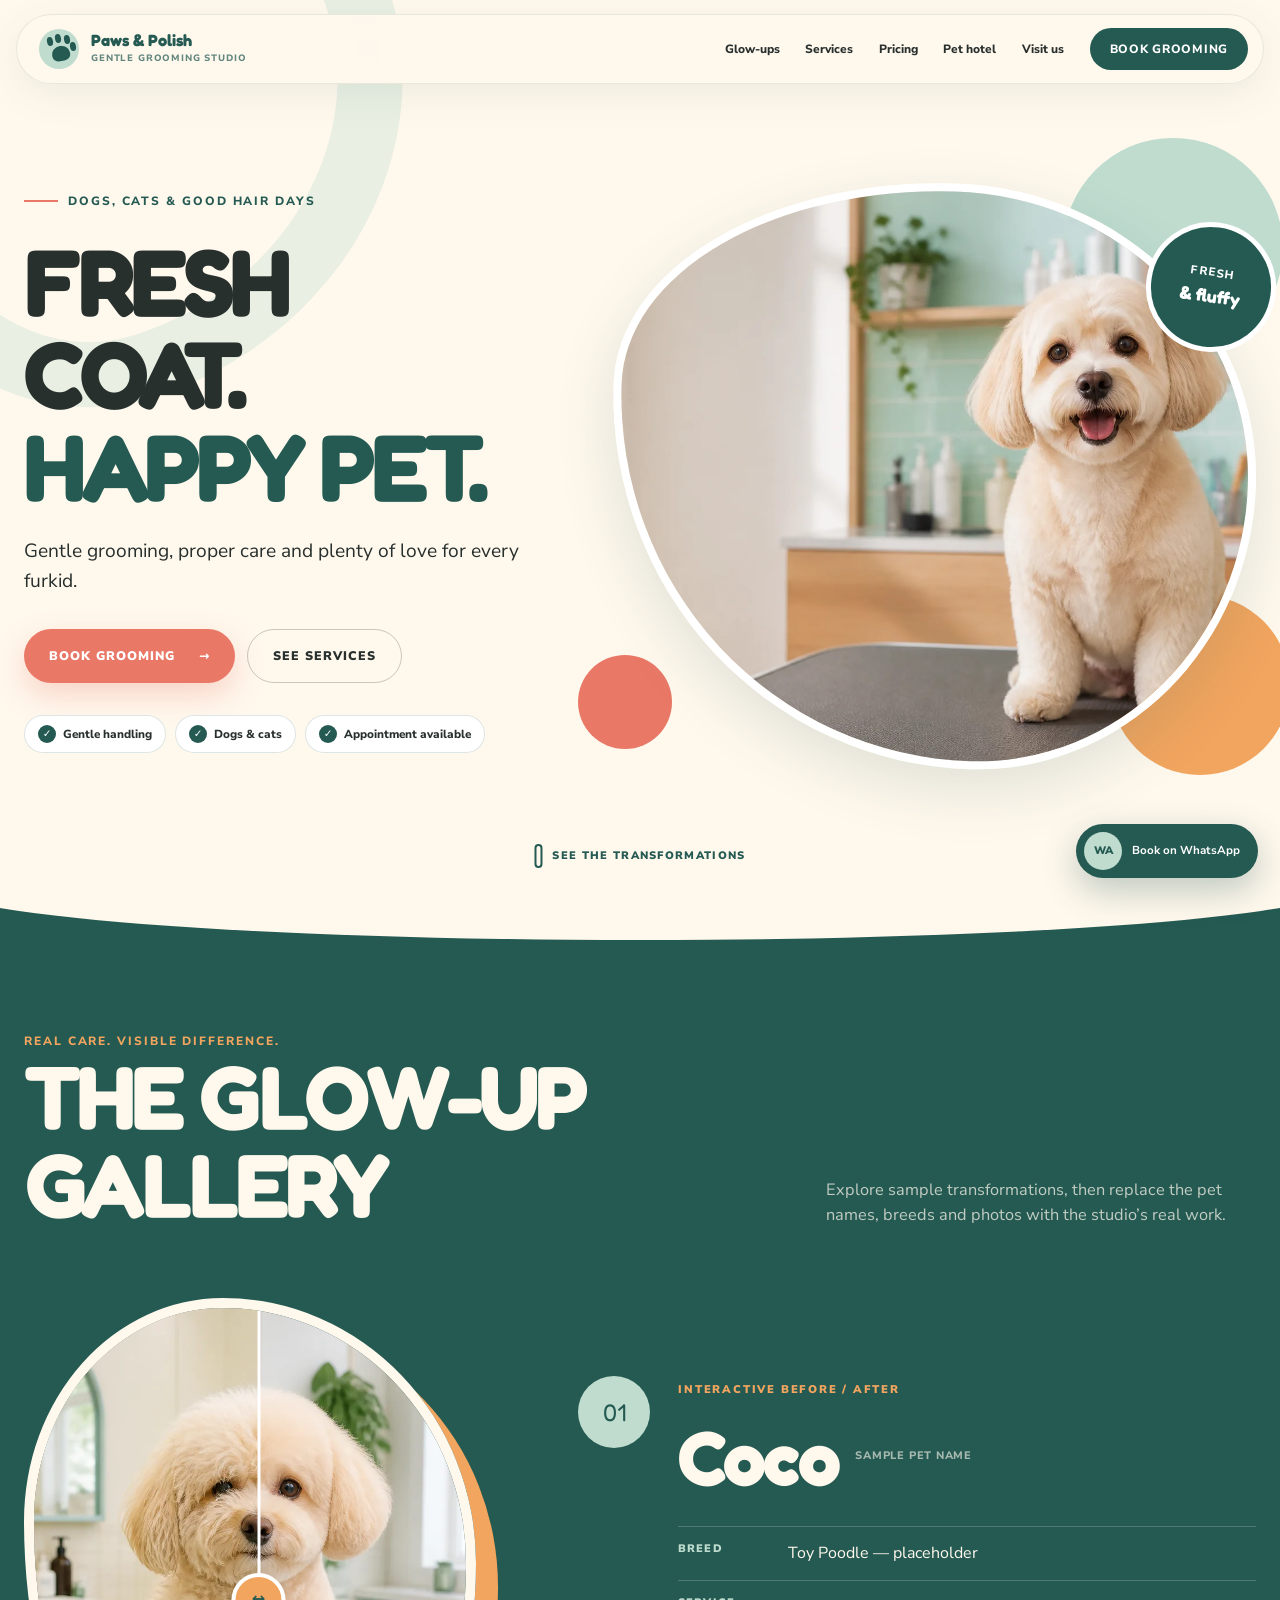
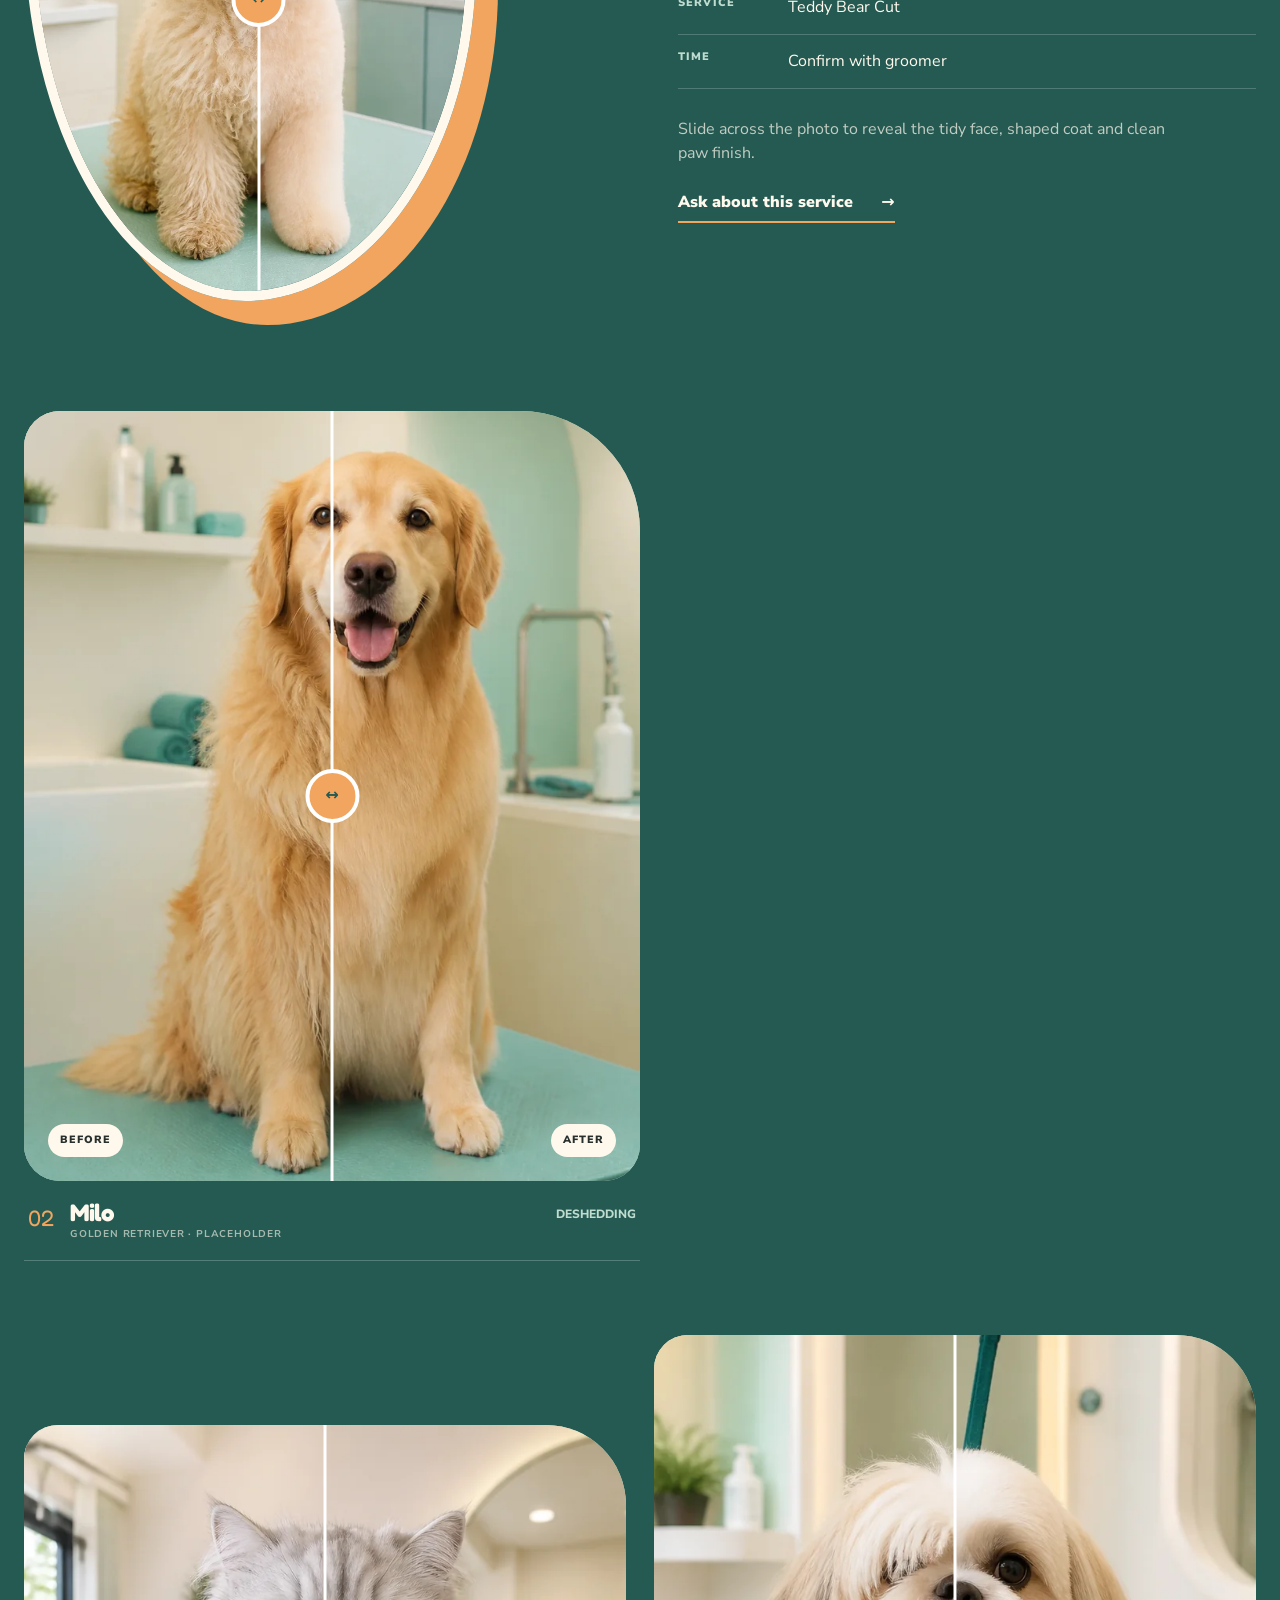
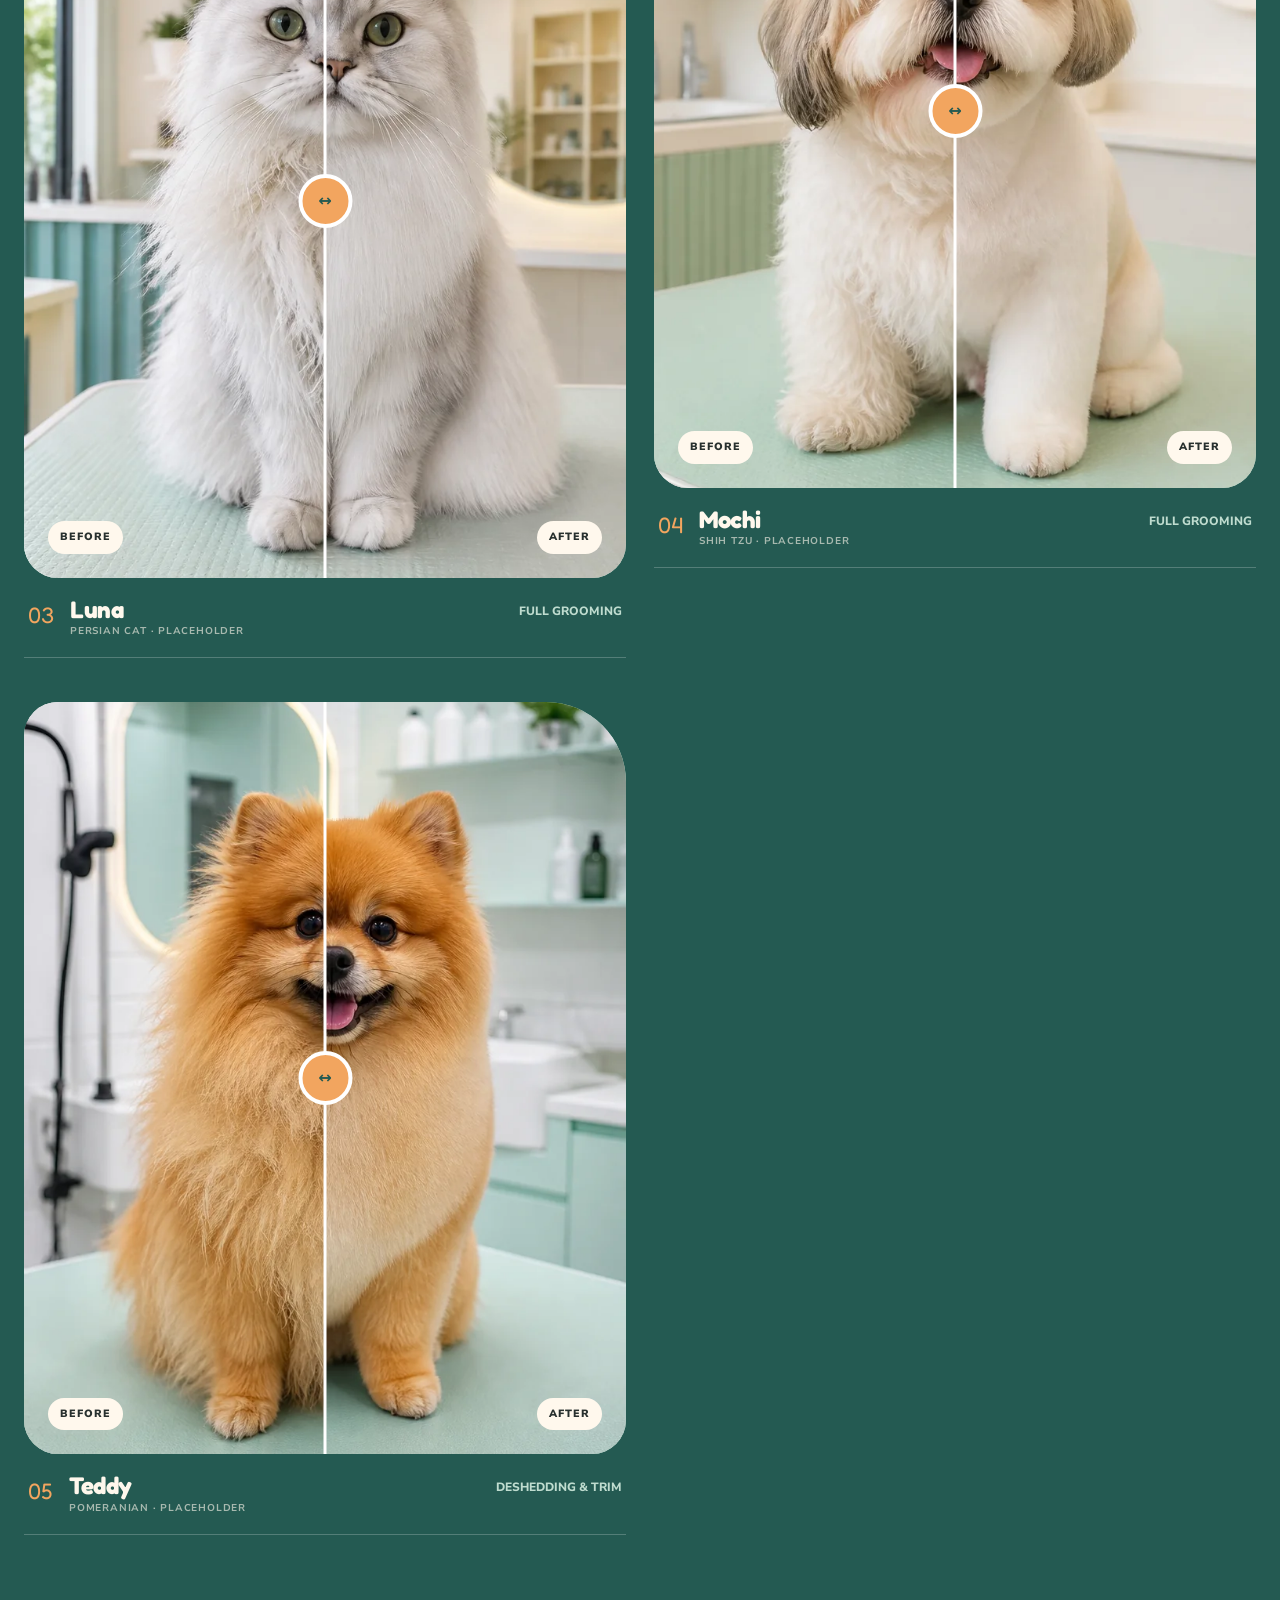
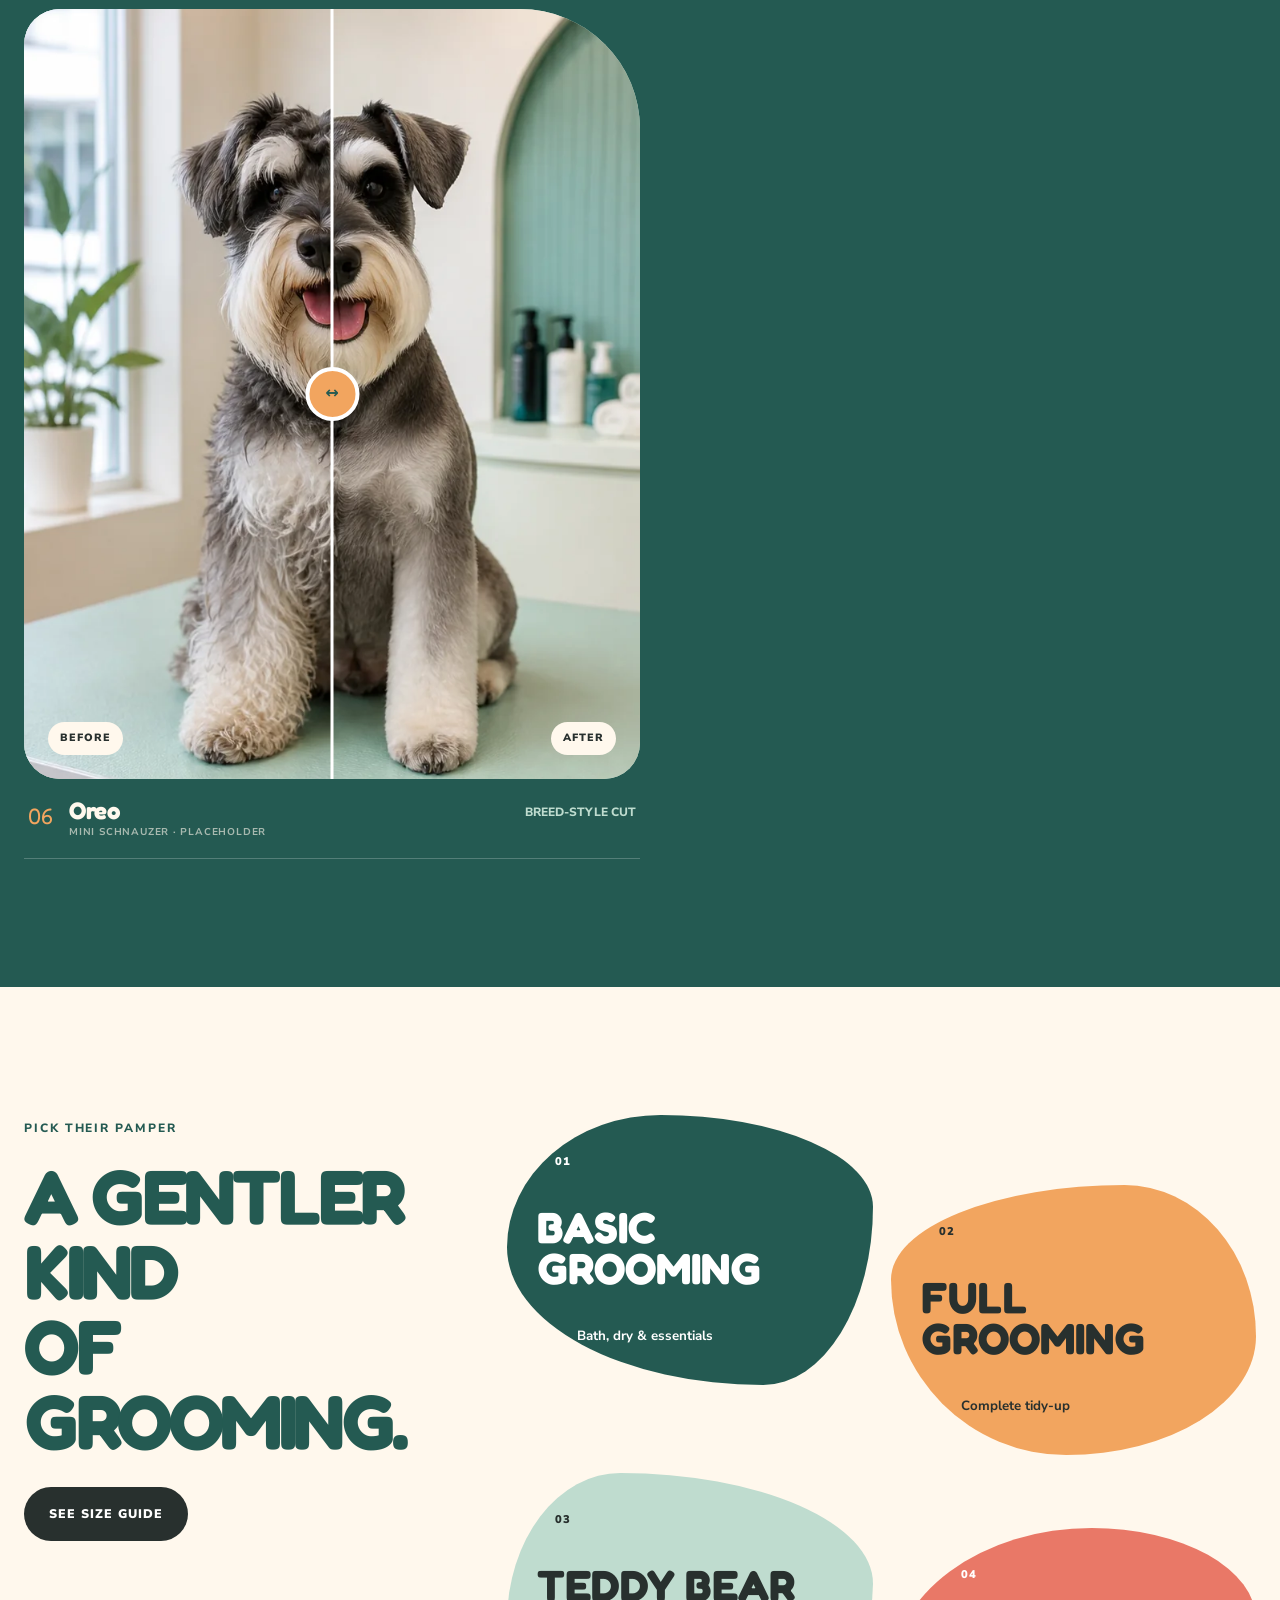
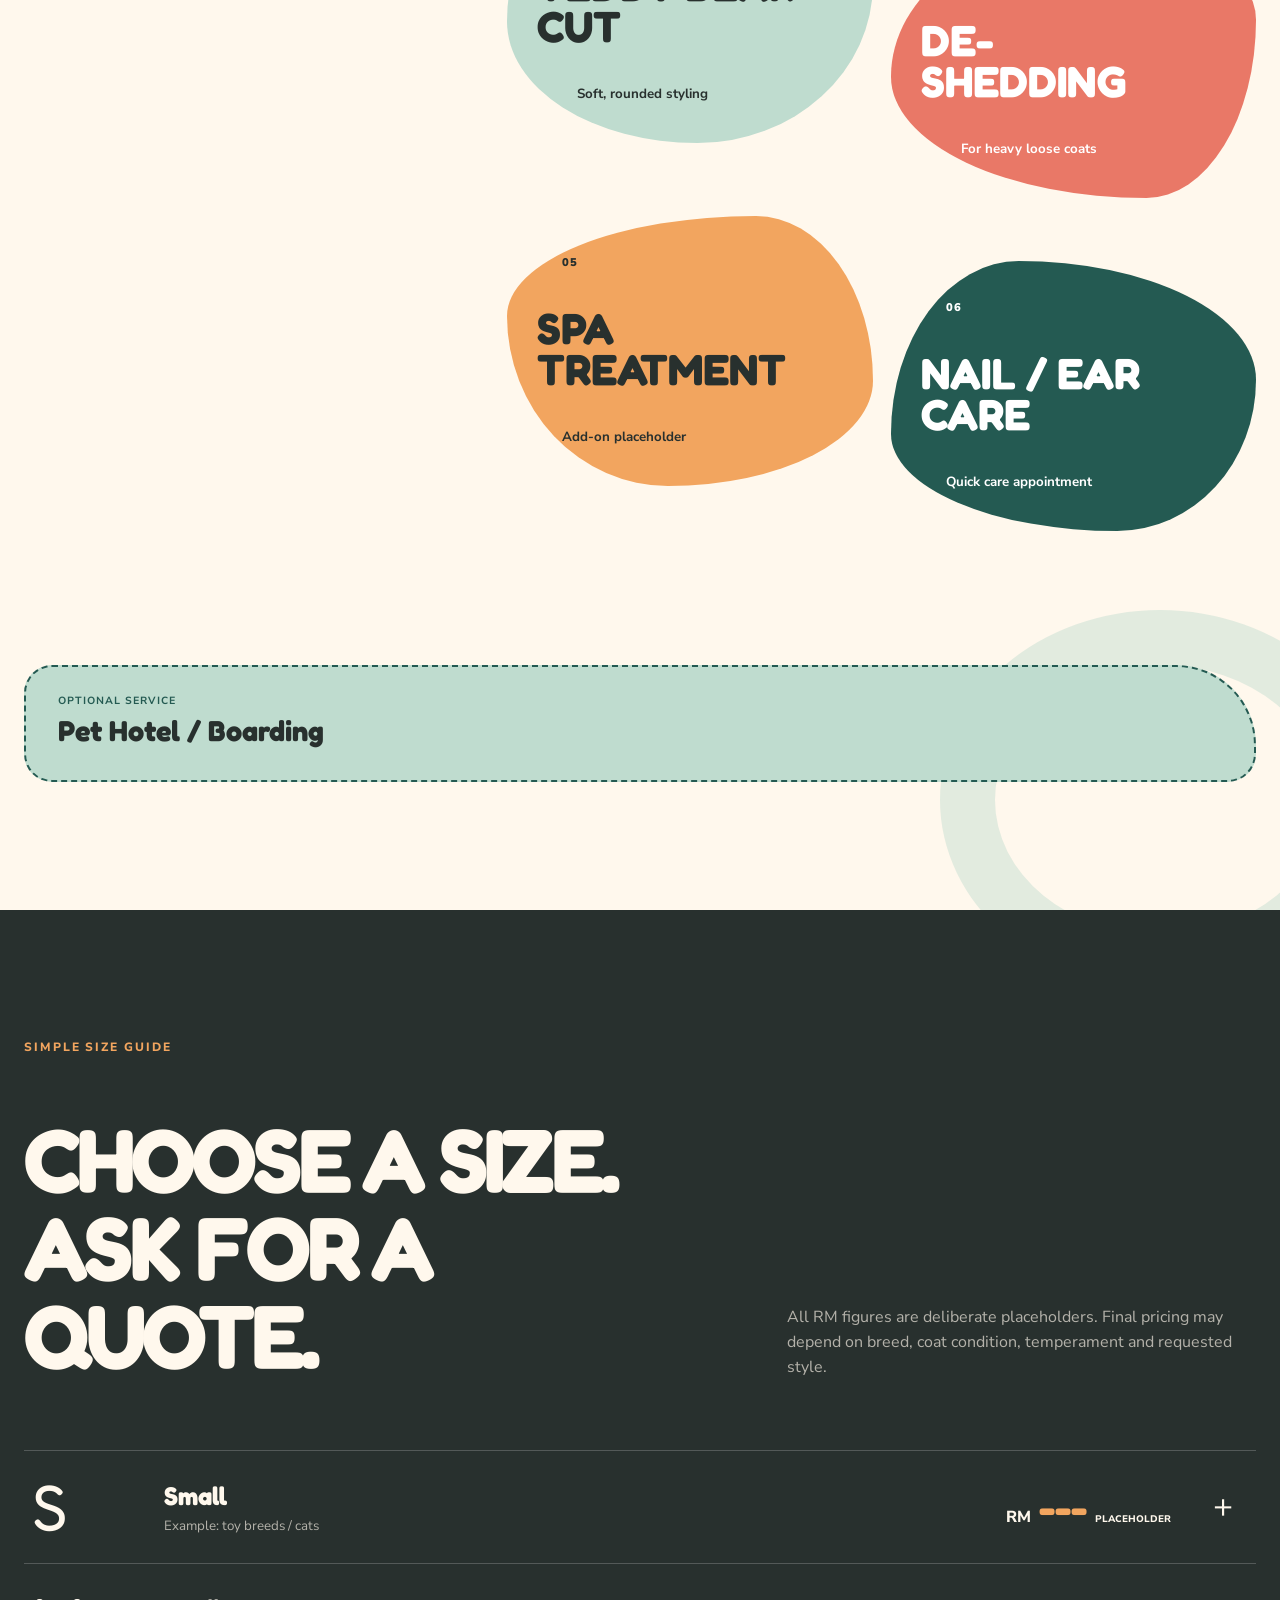
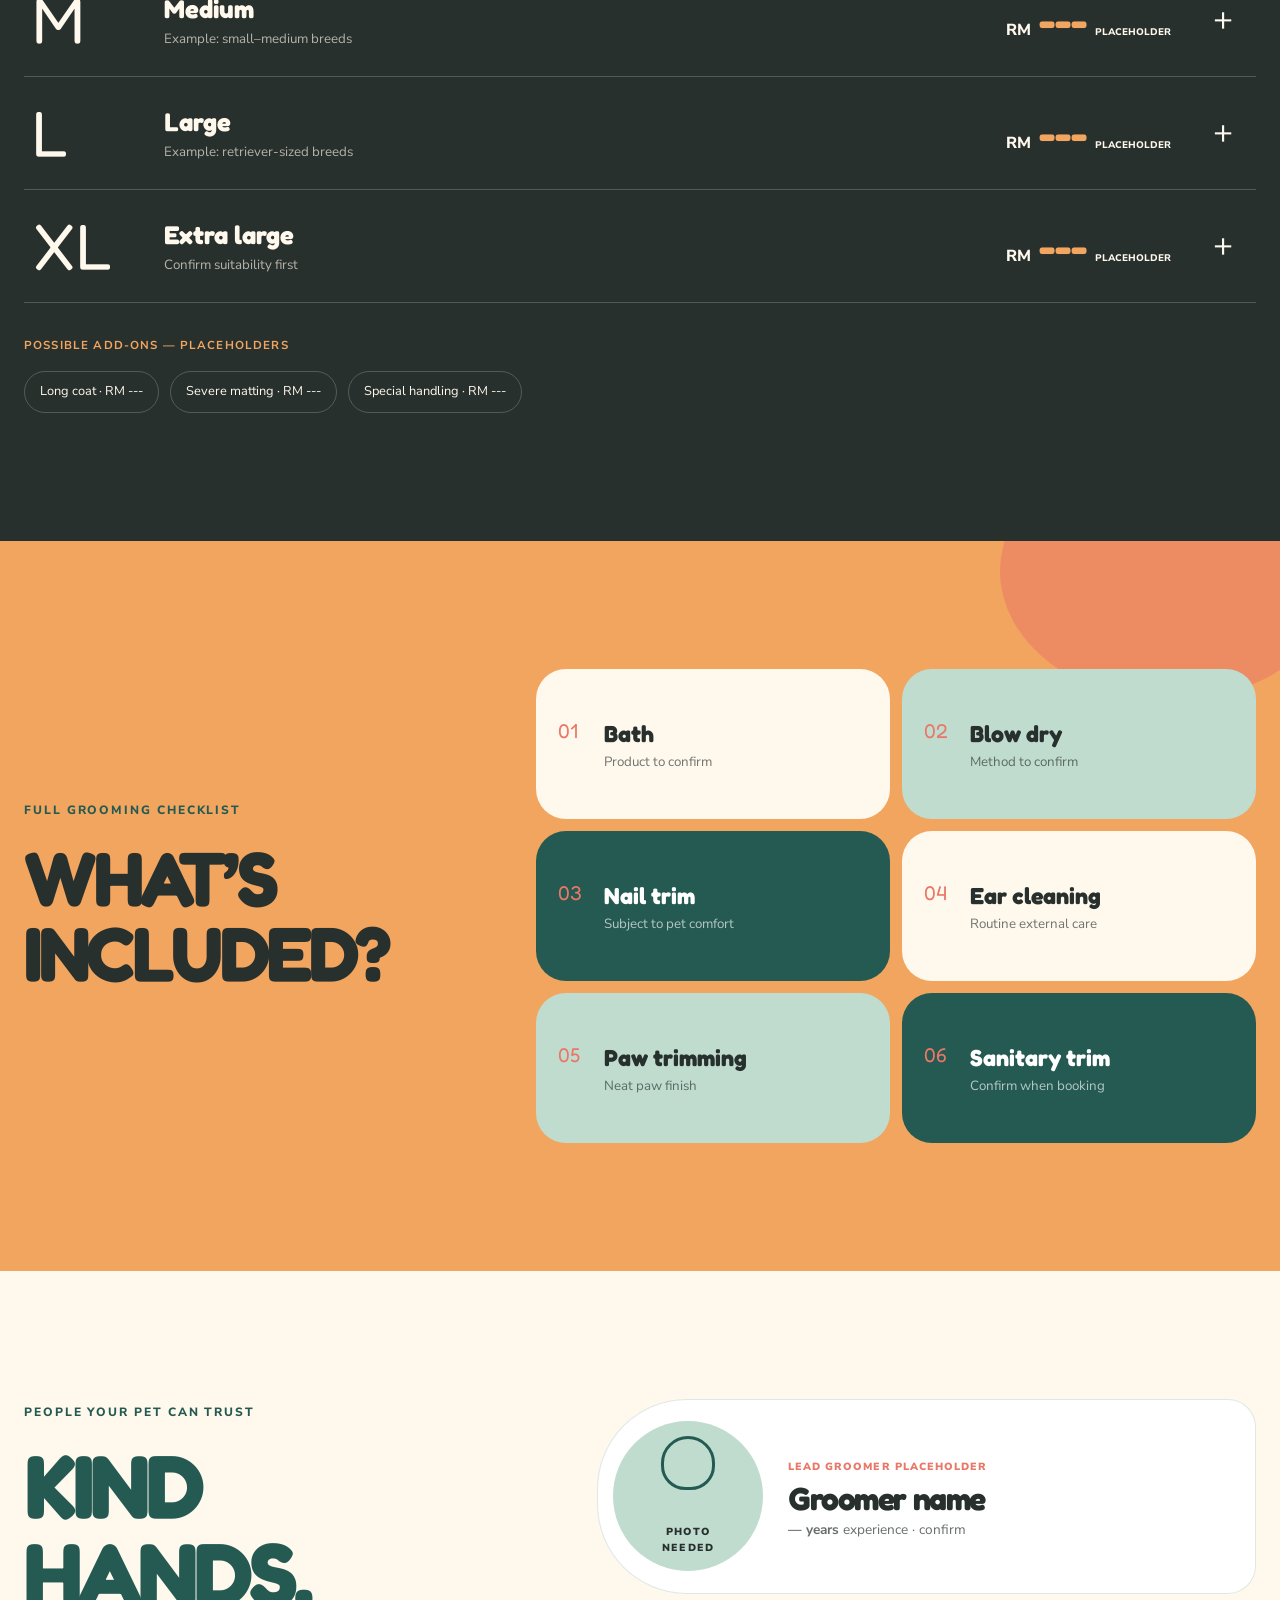
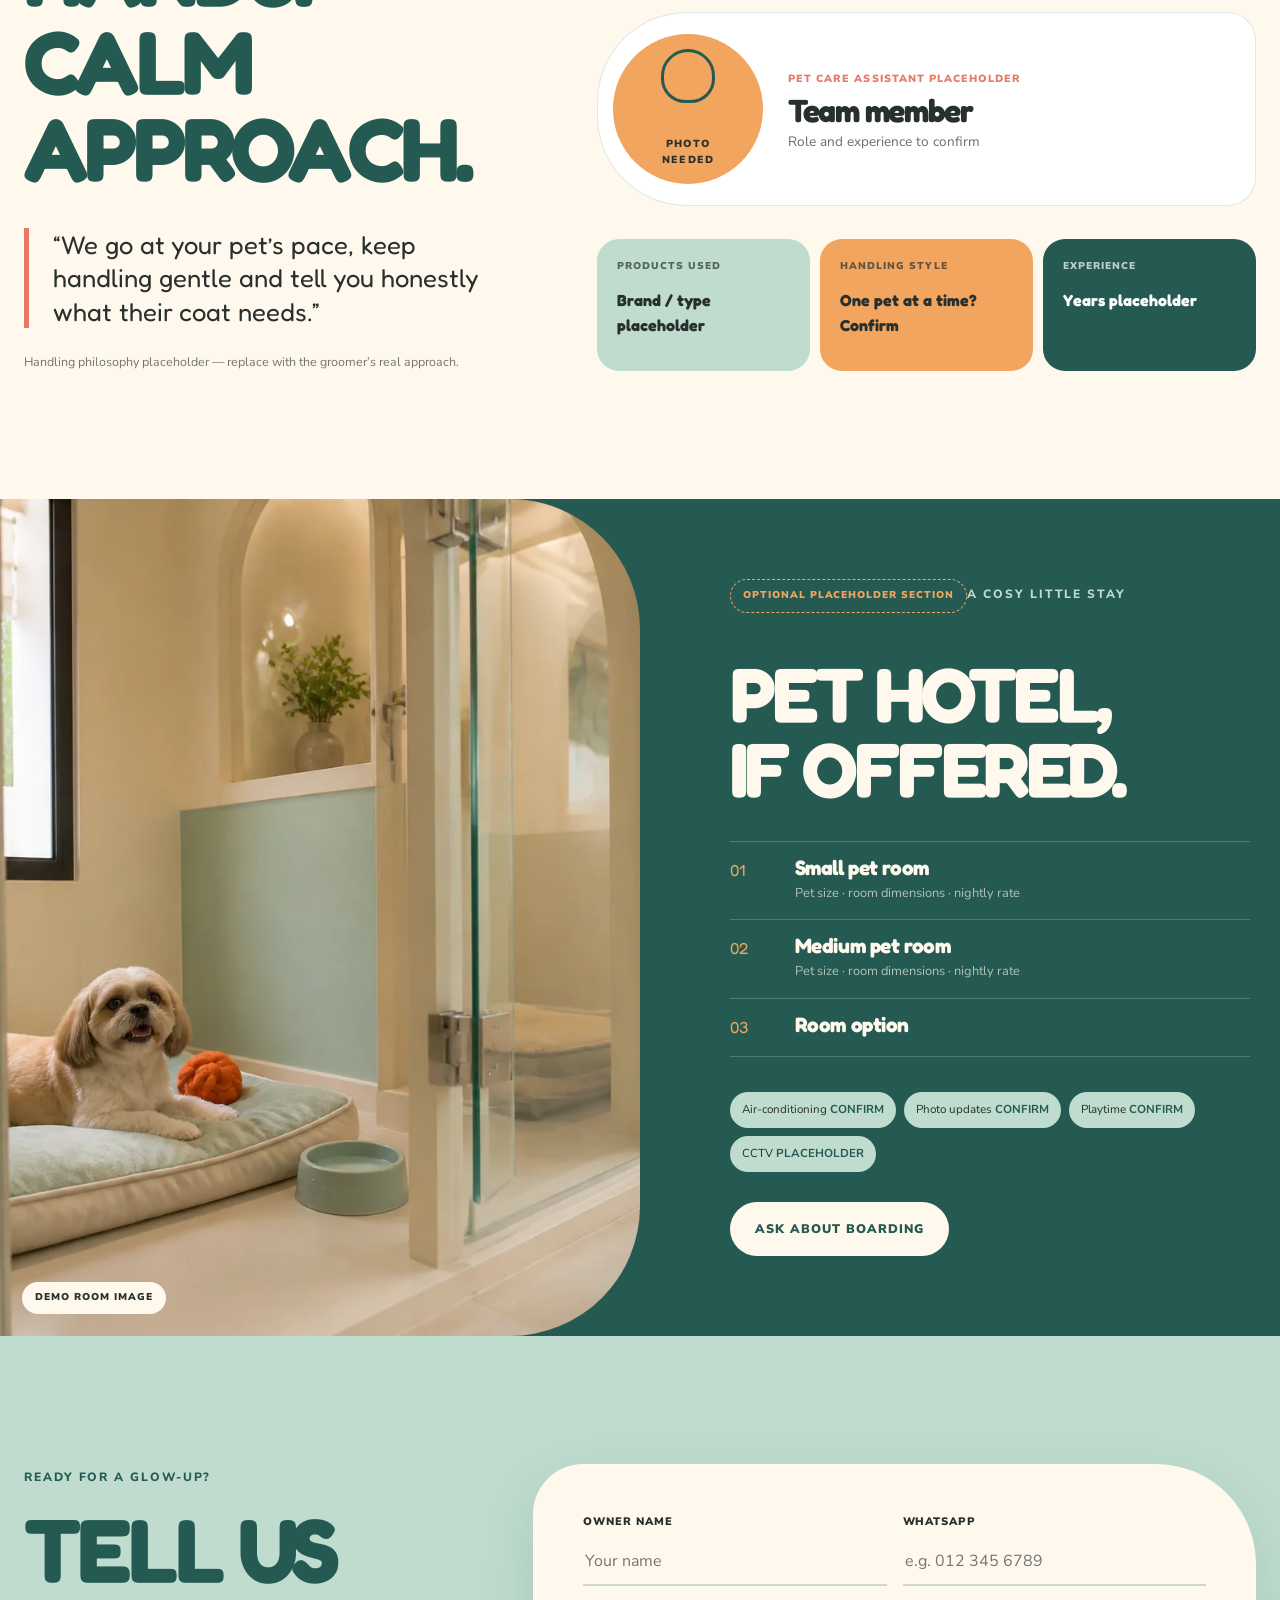
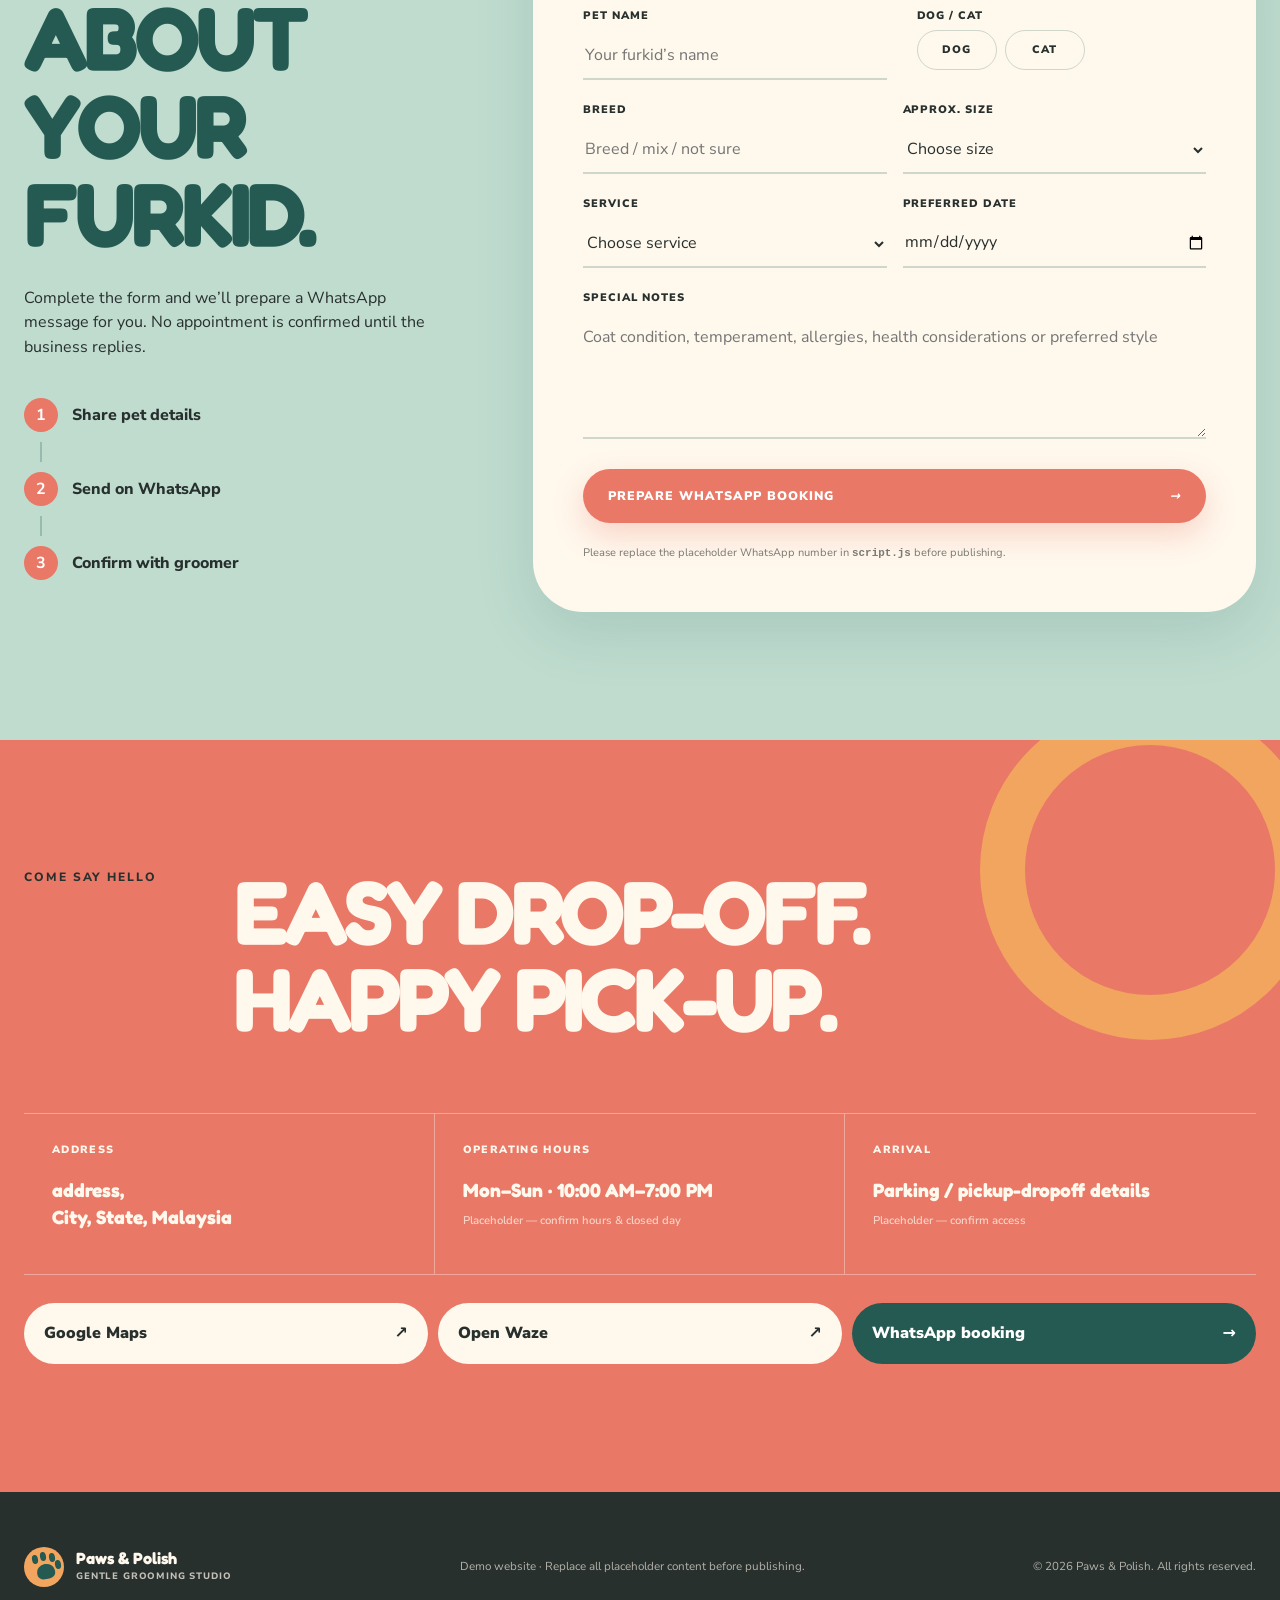
<file: index.html>
<!doctype html>
<html lang="en">
<head>
  <meta charset="utf-8">
  <meta name="viewport" content="width=device-width, initial-scale=1">
  <meta name="description" content="Friendly dog and cat grooming, spa care and appointment enquiries in Malaysia.">
  <meta name="theme-color" content="#245A52">
  <title>Paws &amp; Polish | Gentle Pet Grooming</title>
  <link rel="preconnect" href="https://fonts.googleapis.com">
  <link rel="preconnect" href="https://fonts.gstatic.com" crossorigin>
  <link href="https://fonts.googleapis.com/css2?family=Fredoka:wght@500;600;700&amp;family=Nunito+Sans:opsz,wght@6..12,400;6..12,600;6..12,700;6..12,800&amp;display=swap" rel="stylesheet">
  <link rel="stylesheet" href="styles.css?v=3">
</head>
<body>
  <a class="skip-link" href="#main">Skip to main content</a>
  <header class="site-header" id="top">
    <a class="brand" href="#top" aria-label="Paws and Polish home">
      <span class="paw-mark" aria-hidden="true"><i></i><i></i><i></i><i></i><b></b></span>
      <span><strong>Paws &amp; Polish</strong><small>Gentle grooming studio</small></span>
    </a>
    <button class="menu-toggle" type="button" aria-expanded="false" aria-controls="site-nav"><span></span><span></span><span></span><span class="sr-only">Open menu</span></button>
    <nav class="site-nav" id="site-nav" aria-label="Main navigation">
      <a href="#glow-up">Glow-ups</a><a href="#services">Services</a><a href="#pricing">Pricing</a><a href="#pet-hotel">Pet hotel</a><a href="#visit">Visit us</a><a class="nav-book" href="#booking">Book grooming</a>
    </nav>
  </header>

  <main id="main">
    <section class="hero" aria-labelledby="hero-title">
      <div class="hero-copy">
        <span class="eyebrow"><span class="eyebrow-line"></span> Dogs, cats &amp; good hair days</span>
        <h1 id="hero-title">Fresh coat.<br><em>Happy pet.</em></h1>
        <p>Gentle grooming, proper care and plenty of love for every furkid.</p>
        <div class="hero-actions"><a class="button button-primary" href="#booking">Book grooming <span aria-hidden="true">→</span></a><a class="button button-quiet" href="#services">See services</a></div>
        <ul class="trust-badges" aria-label="Studio highlights"><li><span aria-hidden="true">✓</span> Gentle handling</li><li><span aria-hidden="true">✓</span> Dogs &amp; cats</li><li><span aria-hidden="true">✓</span> Appointment available</li></ul>
      </div>
      <div class="hero-visual" aria-label="A freshly groomed dog in a bright grooming studio">
        <span class="shape shape-mint"></span><span class="shape shape-orange"></span><span class="shape shape-coral"></span>
        <div class="hero-photo-wrap"><img src="assets/images/hero/grooming-studio-hero.webp" alt="Happy freshly groomed dog on a grooming table" width="1400" height="933" fetchpriority="high"></div>
        <div class="hero-sticker" aria-hidden="true"><span>Fresh</span><strong>&amp; fluffy</strong></div>
      </div>
      <a class="hero-scroll" href="#glow-up"><span></span>See the transformations</a>
    </section>

    <section class="glow-up section" id="glow-up" aria-labelledby="glow-title">
      <div class="section-heading reveal"><div><span class="kicker">Real care. Visible difference.</span><h2 id="glow-title">The glow-up<br>gallery</h2></div><p>Explore sample transformations, then replace the pet names, breeds and photos with the studio’s real work.</p></div>
      <article class="featured-transform reveal">
        <div class="ba-frame" data-before-after style="--position:52%;--scene:url('assets/images/transformations/01-coco-toy-poodle.webp')">
          <div class="ba-image ba-after" role="img" aria-label="Coco after a teddy bear grooming cut"></div><div class="ba-image ba-before" role="img" aria-label="Coco before grooming"></div>
          <span class="ba-label ba-label-before">Before</span><span class="ba-label ba-label-after">After</span><span class="ba-divider" aria-hidden="true"><i>↔</i></span>
          <input class="ba-range" type="range" min="0" max="100" value="52" aria-label="Drag to compare Coco before and after grooming">
        </div>
        <div class="featured-transform-copy"><span class="pet-number">01</span><div><span class="transformation-tag">Interactive before / after</span><h3>Coco <small>Sample pet name</small></h3><dl><div><dt>Breed</dt><dd>Toy Poodle — placeholder</dd></div><div><dt>Service</dt><dd>Teddy Bear Cut</dd></div><div><dt>Time</dt><dd>Confirm with groomer</dd></div></dl><p>Slide across the photo to reveal the tidy face, shaped coat and clean paw finish.</p><button class="text-link choose-service" type="button" data-service="Teddy Bear Cut">Ask about this service <span aria-hidden="true">→</span></button></div></div>
      </article>
      <div class="transformation-grid">
        <article class="transform-card transform-wide reveal"><div class="transform-photo ba-frame" data-before-after style="--position:50%;--scene:url('assets/images/transformations/02-milo-golden-retriever.webp')"><div class="ba-image ba-after" role="img" aria-label="Milo after deshedding"></div><div class="ba-image ba-before" role="img" aria-label="Milo before deshedding"></div><span class="ba-label ba-label-before">Before</span><span class="ba-label ba-label-after">After</span><span class="ba-divider" aria-hidden="true"><i>↔</i></span><input class="ba-range" type="range" min="0" max="100" value="50" aria-label="Drag to compare Milo before and after deshedding"></div><div class="transform-meta"><span>02</span><h3>Milo <small>Golden Retriever · placeholder</small></h3><p>Deshedding</p></div></article>
        <article class="transform-card reveal"><div class="transform-photo ba-frame" data-before-after style="--position:50%;--scene:url('assets/images/transformations/03-luna-persian-cat.webp')"><div class="ba-image ba-after" role="img" aria-label="Luna after full grooming"></div><div class="ba-image ba-before" role="img" aria-label="Luna before full grooming"></div><span class="ba-label ba-label-before">Before</span><span class="ba-label ba-label-after">After</span><span class="ba-divider" aria-hidden="true"><i>↔</i></span><input class="ba-range" type="range" min="0" max="100" value="50" aria-label="Drag to compare Luna before and after full grooming"></div><div class="transform-meta"><span>03</span><h3>Luna <small>Persian Cat · placeholder</small></h3><p>Full Grooming</p></div></article>
        <article class="transform-card transform-tall reveal"><div class="transform-photo ba-frame" data-before-after style="--position:50%;--scene:url('assets/images/transformations/04-mochi-shih-tzu.webp')"><div class="ba-image ba-after" role="img" aria-label="Mochi after full grooming"></div><div class="ba-image ba-before" role="img" aria-label="Mochi before full grooming"></div><span class="ba-label ba-label-before">Before</span><span class="ba-label ba-label-after">After</span><span class="ba-divider" aria-hidden="true"><i>↔</i></span><input class="ba-range" type="range" min="0" max="100" value="50" aria-label="Drag to compare Mochi before and after full grooming"></div><div class="transform-meta"><span>04</span><h3>Mochi <small>Shih Tzu · placeholder</small></h3><p>Full Grooming</p></div></article>
        <article class="transform-card reveal"><div class="transform-photo ba-frame" data-before-after style="--position:50%;--scene:url('assets/images/transformations/05-teddy-pomeranian.webp')"><div class="ba-image ba-after" role="img" aria-label="Teddy after deshedding and trimming"></div><div class="ba-image ba-before" role="img" aria-label="Teddy before deshedding and trimming"></div><span class="ba-label ba-label-before">Before</span><span class="ba-label ba-label-after">After</span><span class="ba-divider" aria-hidden="true"><i>↔</i></span><input class="ba-range" type="range" min="0" max="100" value="50" aria-label="Drag to compare Teddy before and after deshedding and trimming"></div><div class="transform-meta"><span>05</span><h3>Teddy <small>Pomeranian · placeholder</small></h3><p>Deshedding &amp; Trim</p></div></article>
        <article class="transform-card transform-wide reveal"><div class="transform-photo ba-frame" data-before-after style="--position:50%;--scene:url('assets/images/transformations/06-oreo-schnauzer.webp')"><div class="ba-image ba-after" role="img" aria-label="Oreo after a breed-style cut"></div><div class="ba-image ba-before" role="img" aria-label="Oreo before a breed-style cut"></div><span class="ba-label ba-label-before">Before</span><span class="ba-label ba-label-after">After</span><span class="ba-divider" aria-hidden="true"><i>↔</i></span><input class="ba-range" type="range" min="0" max="100" value="50" aria-label="Drag to compare Oreo before and after a breed-style cut"></div><div class="transform-meta"><span>06</span><h3>Oreo <small>Mini Schnauzer · placeholder</small></h3><p>Breed-style Cut</p></div></article>
      </div>
    </section>

    <section class="services section" id="services" aria-labelledby="services-title">
      <div class="services-intro reveal"><span class="kicker">Pick their pamper</span><h2 id="services-title">A gentler kind<br>of grooming.</h2><a class="button button-dark" href="#pricing">See size guide</a></div>
      <div class="service-bubbles">
        <button class="service-bubble bubble-a reveal choose-service" type="button" data-service="Basic Grooming"><span>01</span><strong>Basic<br>Grooming</strong><small>Bath, dry &amp; essentials</small></button>
        <button class="service-bubble bubble-b reveal choose-service" type="button" data-service="Full Grooming"><span>02</span><strong>Full<br>Grooming</strong><small>Complete tidy-up</small></button>
        <button class="service-bubble bubble-c reveal choose-service" type="button" data-service="Teddy Bear Cut"><span>03</span><strong>Teddy Bear<br>Cut</strong><small>Soft, rounded styling</small></button>
        <button class="service-bubble bubble-d reveal choose-service" type="button" data-service="Deshedding"><span>04</span><strong>De-<br>shedding</strong><small>For heavy loose coats</small></button>
        <button class="service-bubble bubble-e reveal choose-service" type="button" data-service="Spa Treatment"><span>05</span><strong>Spa<br>Treatment</strong><small>Add-on placeholder</small></button>
        <button class="service-bubble bubble-f reveal choose-service" type="button" data-service="Nail / Ear Care"><span>06</span><strong>Nail / Ear<br>Care</strong><small>Quick care appointment</small></button>
      </div>
      <button class="hotel-service reveal choose-service" type="button" data-service="Pet Hotel / Boarding"><span><b>Optional service</b><strong>Pet Hotel / Boarding</strong></span></button>
    </section>

    <section class="pricing section" id="pricing" aria-labelledby="pricing-title">
      <div class="pricing-head reveal"><span class="kicker">Simple size guide</span><h2 id="pricing-title">Choose a size.<br>Ask for a quote.</h2><p>All RM figures are deliberate placeholders. Final pricing may depend on breed, coat condition, temperament and requested style.</p></div>
      <div class="size-guide" role="list" aria-label="Placeholder grooming prices by pet size">
        <button class="size-row reveal choose-size" type="button" data-size="S — Small"><span class="size-letter">S</span><span class="size-copy"><strong>Small</strong><small>Example: toy breeds / cats</small></span><span class="price">RM <b>---</b><small>placeholder</small></span><i aria-hidden="true">+</i></button>
        <button class="size-row reveal choose-size" type="button" data-size="M — Medium"><span class="size-letter">M</span><span class="size-copy"><strong>Medium</strong><small>Example: small–medium breeds</small></span><span class="price">RM <b>---</b><small>placeholder</small></span><i aria-hidden="true">+</i></button>
        <button class="size-row reveal choose-size" type="button" data-size="L — Large"><span class="size-letter">L</span><span class="size-copy"><strong>Large</strong><small>Example: retriever-sized breeds</small></span><span class="price">RM <b>---</b><small>placeholder</small></span><i aria-hidden="true">+</i></button>
        <button class="size-row reveal choose-size" type="button" data-size="XL — Extra Large"><span class="size-letter">XL</span><span class="size-copy"><strong>Extra large</strong><small>Confirm suitability first</small></span><span class="price">RM <b>---</b><small>placeholder</small></span><i aria-hidden="true">+</i></button>
      </div>
      <div class="surcharges reveal"><strong>Possible add-ons — placeholders</strong><span>Long coat · RM ---</span><span>Severe matting · RM ---</span><span>Special handling · RM ---</span></div>
    </section>

    <section class="included section" aria-labelledby="included-title">
      <div class="included-copy reveal"><span class="kicker">Full grooming checklist</span><h2 id="included-title">What’s included?</h2></div>
      <ul class="included-list"><li class="reveal"><span>01</span><strong>Bath</strong><small>Product to confirm</small></li><li class="reveal"><span>02</span><strong>Blow dry</strong><small>Method to confirm</small></li><li class="reveal"><span>03</span><strong>Nail trim</strong><small>Subject to pet comfort</small></li><li class="reveal"><span>04</span><strong>Ear cleaning</strong><small>Routine external care</small></li><li class="reveal"><span>05</span><strong>Paw trimming</strong><small>Neat paw finish</small></li><li class="reveal"><span>06</span><strong>Sanitary trim</strong><small>Confirm when booking</small></li></ul>
    </section>

    <section class="trust section" id="groomers" aria-labelledby="trust-title">
      <div class="trust-copy reveal"><span class="kicker">People your pet can trust</span><h2 id="trust-title">Kind hands.<br>Calm approach.</h2><blockquote>“We go at your pet’s pace, keep handling gentle and tell you honestly what their coat needs.”</blockquote><p class="placeholder-line">Handling philosophy placeholder — replace with the groomer’s real approach.</p></div>
      <div class="groomer-profiles">
        <article class="groomer reveal"><div class="groomer-photo"><span>Photo<br>needed</span></div><div><span>Lead groomer placeholder</span><h3>Groomer name</h3><p><b>— years</b> experience · confirm</p></div></article>
        <article class="groomer reveal"><div class="groomer-photo groomer-photo-alt"><span>Photo<br>needed</span></div><div><span>Pet care assistant placeholder</span><h3>Team member</h3><p>Role and experience to confirm</p></div></article>
        <div class="trust-facts reveal"><div><span>Products used</span><strong>Brand / type placeholder</strong></div><div><span>Handling style</span><strong>One pet at a time? Confirm</strong></div><div><span>Experience</span><strong>Years placeholder</strong></div></div>
      </div>
    </section>

    <!-- if the business does offer boarding. -->
    <section class="pet-hotel section" id="pet-hotel" aria-labelledby="hotel-title">
      <div class="hotel-image reveal"><img src="assets/images/hotel/pet-hotel-room-placeholder.webp" alt="Placeholder image of a clean pet hotel room" width="1536" height="1024" loading="lazy"><span>Demo room image</span></div>
      <div class="hotel-content reveal"><span class="optional-label">Optional placeholder section</span><span class="kicker">A cosy little stay</span><h2 id="hotel-title">Pet hotel,<br>if offered.</h2><div class="room-options"><article><span>01</span><div><h3>Small pet room</h3><p>Pet size · room dimensions · nightly rate</p></div></article><article><span>02</span><div><h3>Medium pet room</h3><p>Pet size · room dimensions · nightly rate</p></div></article><article><span>03</span><div><h3>Room option</h3></div></article></div><ul class="hotel-features"><li>Air-conditioning <b>confirm</b></li><li>Photo updates <b>confirm</b></li><li>Playtime <b>confirm</b></li><li>CCTV <b>placeholder</b></li></ul><button class="button button-light choose-service" type="button" data-service="Pet Hotel / Boarding">Ask about boarding</button></div>
    </section>

    <section class="booking section" id="booking" aria-labelledby="booking-title">
      <div class="booking-copy reveal"><span class="kicker">Ready for a glow-up?</span><h2 id="booking-title">Tell us about<br>your furkid.</h2><p>Complete the form and we’ll prepare a WhatsApp message for you. No appointment is confirmed until the business replies.</p><div class="booking-steps"><span><b>1</b> Share pet details</span><i></i><span><b>2</b> Send on WhatsApp</span><i></i><span><b>3</b> Confirm with groomer</span></div></div>
      <form class="booking-form reveal" id="booking-form">
        <div class="field"><label for="owner-name">Owner name</label><input id="owner-name" name="ownerName" type="text" autocomplete="name" required placeholder="Your name"></div>
        <div class="field"><label for="owner-whatsapp">WhatsApp</label><input id="owner-whatsapp" name="ownerWhatsapp" type="tel" autocomplete="tel" required placeholder="e.g. 012 345 6789"></div>
        <div class="field"><label for="pet-name">Pet name</label><input id="pet-name" name="petName" type="text" required placeholder="Your furkid’s name"></div>
        <fieldset class="field pet-type"><legend>Dog / cat</legend><label><input type="radio" name="petType" value="Dog" required><span>Dog</span></label><label><input type="radio" name="petType" value="Cat"><span>Cat</span></label></fieldset>
        <div class="field"><label for="breed">Breed</label><input id="breed" name="breed" type="text" required placeholder="Breed / mix / not sure"></div>
        <div class="field"><label for="pet-size">Approx. size</label><select id="pet-size" name="petSize" required><option value="">Choose size</option><option>S — Small</option><option>M — Medium</option><option>L — Large</option><option>XL — Extra Large</option><option>Not sure yet</option></select></div>
        <div class="field"><label for="service-select">Service</label><select id="service-select" name="service" required><option value="">Choose service</option><option>Basic Grooming</option><option>Full Grooming</option><option>Teddy Bear Cut</option><option>Deshedding</option><option>Spa Treatment</option><option>Nail / Ear Care</option><option>Pet Hotel / Boarding</option><option>Not sure — please advise</option></select></div>
        <div class="field"><label for="preferred-date">Preferred date</label><input id="preferred-date" name="preferredDate" type="date" required></div>
        <div class="field field-full"><label for="special-notes">Special notes</label><textarea id="special-notes" name="notes" rows="4" placeholder="Coat condition, temperament, allergies, health considerations or preferred style"></textarea></div>
        <button class="button button-primary submit-booking" type="submit"><span>Prepare WhatsApp booking</span><i aria-hidden="true">→</i></button><p class="form-note">Please replace the placeholder WhatsApp number in <code>script.js</code> before publishing.</p>
      </form>
    </section>

    <section class="visit section" id="visit" aria-labelledby="visit-title">
      <div class="visit-head reveal"><span class="kicker">Come say hello</span><h2 id="visit-title">Easy drop-off.<br>Happy pick-up.</h2></div>
      <div class="visit-details reveal"><div><span>Address</span><strong>address,<br>City, State, Malaysia</strong></div><div><span>Operating hours</span><strong>Mon–Sun · 10:00 AM–7:00 PM<br><small>Placeholder — confirm hours &amp; closed day</small></strong></div><div><span>Arrival</span><strong>Parking / pickup-dropoff details<br><small>Placeholder — confirm access</small></strong></div></div>
      <div class="map-actions reveal"><a href="#" data-placeholder-link="Google Maps">Google Maps <span aria-hidden="true">↗</span></a><a href="#" data-placeholder-link="Waze">Open Waze <span aria-hidden="true">↗</span></a><a href="#booking">WhatsApp booking <span aria-hidden="true">→</span></a></div>
    </section>
  </main>

  <footer class="site-footer"><a class="brand footer-brand" href="#top"><span class="paw-mark" aria-hidden="true"><i></i><i></i><i></i><i></i><b></b></span><span><strong>Paws &amp; Polish</strong><small>Gentle grooming studio</small></span></a><p>Demo website · Replace all placeholder content before publishing.</p><p>© <span id="year"></span> Paws &amp; Polish. All rights reserved.</p></footer>
  <button class="whatsapp-float" type="button" data-whatsapp-direct aria-label="Book grooming on WhatsApp"><span>WA</span><b>Book on WhatsApp</b></button>
  <button class="mobile-booking" type="button" data-whatsapp-direct><span>WA</span> Book on WhatsApp</button>
  <div class="toast" id="toast" role="status" aria-live="polite"></div>
  <script src="script.js?v=2"></script>
</body>
</html>
</file>
<file: styles.css>
:root {
  --cream: #FFF8ED;
  --teal: #245A52;
  --mint: #BFDCCF;
  --orange: #F2A55F;
  --coral: #E97867;
  --ink: #28302E;
  --white: #FFFFFF;
  --font-display: "Fredoka", system-ui, sans-serif;
  --font-body: "Nunito Sans", system-ui, sans-serif;
  --max: 1240px;
  --shadow: 0 20px 60px rgba(36, 90, 82, .14);
}

* { box-sizing: border-box; }
html { scroll-behavior: smooth; scroll-padding-top: 92px; }
body { margin: 0; color: var(--ink); background: var(--cream); font-family: var(--font-body); line-height: 1.55; overflow-x: hidden; }
body.menu-open { overflow: hidden; }
img { display: block; max-width: 100%; }
a { color: inherit; }
button, input, select, textarea { font: inherit; }
button { color: inherit; }
.sr-only { position: absolute; width: 1px; height: 1px; padding: 0; margin: -1px; overflow: hidden; clip: rect(0, 0, 0, 0); white-space: nowrap; border: 0; }
.skip-link { position: fixed; top: 8px; left: 8px; z-index: 999; padding: 10px 16px; border-radius: 99px; color: var(--white); background: var(--teal); transform: translateY(-150%); }
.skip-link:focus { transform: translateY(0); }
.section { position: relative; padding: clamp(84px, 10vw, 150px) max(24px, calc((100vw - var(--max)) / 2)); }
.kicker, .eyebrow { display: inline-flex; align-items: center; gap: 10px; color: var(--teal); font-size: .75rem; font-weight: 800; letter-spacing: .16em; text-transform: uppercase; }
h1, h2, h3 { margin: 0; font-family: var(--font-display); line-height: .98; letter-spacing: -.045em; }
h2 { font-size: clamp(3.2rem, 7vw, 6.6rem); text-transform: uppercase; }
p { margin: 0; }
.button { display: inline-flex; min-height: 54px; align-items: center; justify-content: center; gap: 24px; padding: 0 25px; border: 0; border-radius: 999px; text-decoration: none; font-size: .78rem; font-weight: 900; letter-spacing: .08em; text-transform: uppercase; cursor: pointer; transition: transform .2s ease, background .2s ease, color .2s ease, box-shadow .2s ease; }
.button:hover { transform: translateY(-3px); }
.button-primary { color: var(--white); background: var(--coral); box-shadow: 0 12px 30px rgba(233, 120, 103, .28); }
.button-primary:hover { background: #d96656; }
.button-quiet { border: 1.5px solid rgba(40, 48, 46, .25); background: transparent; }
.button-quiet:hover { border-color: var(--teal); color: var(--teal); }
.button-dark { color: var(--white); background: var(--ink); }
.button-light { color: var(--teal); background: var(--cream); }

/* Header */
.site-header { position: fixed; top: 14px; left: 50%; z-index: 100; display: flex; width: min(calc(100% - 32px), 1280px); height: 70px; align-items: center; justify-content: space-between; padding: 0 15px 0 22px; border: 1px solid rgba(36, 90, 82, .1); border-radius: 999px; background: rgba(255, 248, 237, .94); box-shadow: 0 10px 40px rgba(36, 90, 82, .08); transform: translateX(-50%); backdrop-filter: blur(14px); }
.brand { display: inline-flex; align-items: center; gap: 12px; color: var(--teal); text-decoration: none; }
.brand > span:last-child { display: grid; }
.brand strong { font-family: var(--font-display); font-size: 1.02rem; line-height: 1.05; }
.brand small { margin-top: 2px; font-size: .58rem; font-weight: 800; letter-spacing: .09em; text-transform: uppercase; opacity: .72; }
.paw-mark { position: relative; display: block; width: 40px; height: 40px; border-radius: 50%; background: var(--mint); }
.paw-mark i, .paw-mark b { position: absolute; display: block; background: var(--teal); transform: rotate(-10deg); }
.paw-mark i { width: 6px; height: 9px; border-radius: 60%; }
.paw-mark i:nth-child(1) { top: 8px; left: 8px; }.paw-mark i:nth-child(2) { top: 5px; left: 16px; }.paw-mark i:nth-child(3) { top: 6px; left: 25px; }.paw-mark i:nth-child(4) { top: 13px; left: 31px; }
.paw-mark b { top: 17px; left: 13px; width: 18px; height: 15px; border-radius: 60% 60% 45% 45%; }
.site-nav { display: flex; align-items: center; gap: clamp(14px, 2vw, 29px); }
.site-nav a { text-decoration: none; font-size: .75rem; font-weight: 800; }
.site-nav a:not(.nav-book) { position: relative; }
.site-nav a:not(.nav-book)::after { position: absolute; right: 0; bottom: -6px; left: 0; height: 2px; background: var(--coral); content: ""; transform: scaleX(0); transition: transform .2s ease; }
.site-nav a:hover::after { transform: scaleX(1); }
.nav-book { padding: 12px 20px; border-radius: 999px; color: var(--white); background: var(--teal); text-transform: uppercase; letter-spacing: .06em; }
.menu-toggle { display: none; width: 44px; height: 44px; padding: 10px; border: 0; border-radius: 50%; background: var(--teal); cursor: pointer; }
.menu-toggle > span:not(.sr-only) { display: block; width: 21px; height: 2px; margin: 4px 0; background: var(--white); transition: transform .2s, opacity .2s; }

/* Hero */
.hero { position: relative; display: grid; min-height: min(940px, 100svh); grid-template-columns: minmax(330px, .85fr) minmax(480px, 1.15fr); align-items: center; gap: 5vw; padding: 120px max(24px, calc((100vw - var(--max)) / 2)) 82px; isolation: isolate; }
.hero::before { position: absolute; top: -130px; left: -150px; z-index: -1; width: 440px; height: 390px; border: 65px solid var(--mint); border-radius: 46% 54% 61% 39% / 56% 39% 61% 44%; content: ""; opacity: .35; transform: rotate(-18deg); }
.hero-copy { position: relative; z-index: 3; max-width: 610px; }
.eyebrow-line { width: 34px; height: 2px; background: var(--coral); }
.hero h1 { margin: 24px 0; font-size: clamp(4.3rem, 7.4vw, 8.25rem); text-transform: uppercase; }
.hero h1 em { color: var(--teal); font-style: normal; }
.hero-copy > p { max-width: 510px; font-size: clamp(1.05rem, 1.5vw, 1.3rem); }
.hero-actions { display: flex; flex-wrap: wrap; gap: 12px; margin-top: 32px; }
.trust-badges { display: flex; flex-wrap: wrap; gap: 9px; margin: 32px 0 0; padding: 0; list-style: none; }
.trust-badges li { display: flex; align-items: center; gap: 7px; padding: 9px 13px; border: 1px solid rgba(36, 90, 82, .15); border-radius: 999px; background: var(--white); font-size: .73rem; font-weight: 800; }
.trust-badges span { display: grid; width: 18px; height: 18px; place-items: center; border-radius: 50%; color: var(--white); background: var(--teal); font-size: .65rem; }
.hero-visual { position: relative; min-height: 650px; }
.hero-photo-wrap { position: absolute; inset: 6% 0 4% 4%; overflow: hidden; border: 8px solid var(--white); border-radius: 52% 48% 43% 57% / 36% 50% 50% 64%; box-shadow: var(--shadow); transform: rotate(1.7deg); }
.hero-photo-wrap img { width: 100%; height: 100%; object-fit: cover; object-position: 55% center; transform: scale(1.03) rotate(-1.7deg); }
.shape { position: absolute; display: block; border-radius: 50%; }
.shape-mint { top: -1%; right: -4%; width: 220px; height: 220px; background: var(--mint); }
.shape-orange { right: -5%; bottom: 3%; width: 180px; height: 180px; background: var(--orange); }
.shape-coral { bottom: 7%; left: -1%; width: 94px; height: 94px; background: var(--coral); }
.hero-sticker { position: absolute; top: 12%; right: -3%; z-index: 2; display: grid; width: 130px; height: 130px; place-content: center; border: 5px solid var(--white); border-radius: 50%; color: var(--white); background: var(--teal); text-align: center; transform: rotate(8deg); }
.hero-sticker span { font-size: .72rem; font-weight: 800; letter-spacing: .12em; text-transform: uppercase; }
.hero-sticker strong { font-family: var(--font-display); font-size: 1.1rem; }
.hero-scroll { position: absolute; bottom: 32px; left: 50%; display: flex; align-items: center; gap: 10px; color: var(--teal); text-decoration: none; font-size: .68rem; font-weight: 900; letter-spacing: .12em; text-transform: uppercase; transform: translateX(-50%); }
.hero-scroll span { width: 8px; height: 24px; border: 2px solid var(--teal); border-radius: 99px; }

/* Glow-up gallery */
.glow-up { overflow: hidden; color: var(--cream); background: var(--teal); }
.glow-up::before { position: absolute; top: -70px; left: -5%; width: 110%; height: 110px; border-radius: 50%; background: var(--cream); content: ""; }
.glow-up .kicker { color: var(--orange); }
.section-heading { display: flex; align-items: end; justify-content: space-between; gap: 48px; margin-bottom: 70px; }
.section-heading p { max-width: 430px; color: rgba(255,248,237,.72); font-size: 1.02rem; }
.featured-transform { display: grid; grid-template-columns: minmax(340px, .8fr) 1.2fr; align-items: center; gap: clamp(40px, 8vw, 120px); margin-bottom: 110px; }
.ba-frame { --position: 52%; position: relative; width: min(100%, 520px); aspect-ratio: 3 / 4; overflow: hidden; border: 10px solid var(--cream); border-radius: 44% 56% 51% 49% / 37% 44% 56% 63%; box-shadow: 22px 24px 0 var(--orange); }
.ba-image { position: absolute; inset: 0; background-image: var(--scene); background-repeat: no-repeat; background-size: 200% 100%; }
.ba-after { background-position: 100% center; }
.ba-before { width: 100%; overflow: hidden; background-position: left center; clip-path: inset(0 calc(100% - var(--position)) 0 0); }
.ba-divider { position: absolute; top: 0; bottom: 0; left: var(--position); z-index: 3; width: 3px; background: var(--white); transform: translateX(-50%); pointer-events: none; }
.ba-divider i { position: absolute; top: 50%; left: 50%; display: grid; width: 54px; height: 54px; place-items: center; border: 4px solid var(--white); border-radius: 50%; color: var(--teal); background: var(--orange); font-style: normal; font-weight: 900; transform: translate(-50%, -50%); }
.ba-range { position: absolute; inset: 0; z-index: 4; width: 100%; height: 100%; margin: 0; cursor: ew-resize; opacity: 0; }
.ba-label, .photo-label { position: absolute; z-index: 2; padding: 8px 12px; border-radius: 999px; color: var(--ink); background: var(--cream); font-size: .66rem; font-weight: 900; letter-spacing: .1em; text-transform: uppercase; }
.ba-label-before { bottom: 24px; left: 24px; }.ba-label-after { right: 24px; bottom: 24px; }
.featured-transform-copy { display: grid; grid-template-columns: auto 1fr; gap: 28px; }
.pet-number { display: grid; width: 72px; height: 72px; place-items: center; border-radius: 50%; color: var(--teal); background: var(--mint); font-family: var(--font-display); font-size: 1.5rem; }
.transformation-tag { color: var(--orange); font-size: .7rem; font-weight: 900; letter-spacing: .16em; text-transform: uppercase; }
.featured-transform-copy h3 { display: flex; align-items: center; gap: 18px; margin: 18px 0 32px; font-size: clamp(3.2rem, 6vw, 6rem); }
.featured-transform-copy h3 small { font-family: var(--font-body); font-size: .68rem; font-weight: 800; letter-spacing: .07em; text-transform: uppercase; opacity: .6; }
.featured-transform-copy dl { margin: 0 0 28px; border-top: 1px solid rgba(255,255,255,.2); }
.featured-transform-copy dl div { display: grid; grid-template-columns: 110px 1fr; padding: 14px 0; border-bottom: 1px solid rgba(255,255,255,.2); }
.featured-transform-copy dt { color: var(--mint); font-size: .68rem; font-weight: 900; letter-spacing: .1em; text-transform: uppercase; }
.featured-transform-copy dd { margin: 0; }
.featured-transform-copy p { max-width: 520px; color: rgba(255,248,237,.72); }
.text-link { display: inline-flex; gap: 28px; margin-top: 24px; padding: 0 0 6px; border: 0; border-bottom: 2px solid var(--orange); color: var(--cream); background: transparent; font-weight: 900; cursor: pointer; }
.transformation-grid { display: grid; grid-template-columns: repeat(2, 1fr); gap: 74px 28px; }
.transform-card { min-width: 0; }
.transform-wide { grid-column: span 2; width: 50%; height:60%; }
.transform-card:nth-child(2) { margin-top: 90px; }.transform-card:nth-child(3) { align-self: start; }.transform-card:nth-child(4) { margin-top: -30px; }
.transform-photo { position: relative; overflow: hidden; border-radius: 34px 80px 34px 34px; background: var(--mint); }
.transform-wide .transform-photo { border-radius: 36px 120px 36px 36px; }
.transform-card .ba-frame { width: 100%; max-width: none; aspect-ratio: 4/5 ; border: 0; box-shadow: none; touch-action: pan-y; }
.transform-card .ba-image { background-size: 200% auto; }
.transform-photo img { width: 100%; aspect-ratio: 3 / 2; object-fit: cover; transition: transform .55s ease; }
.transform-card:hover img { transform: scale(1.025); }
.photo-label { bottom: 16px; }.photo-label.before { left: 16px; }.photo-label.after { right: 16px; }
.transform-meta { display: grid; grid-template-columns: auto 1fr auto; align-items: start; gap: 16px; padding: 20px 4px; border-bottom: 1px solid rgba(255,255,255,.22); }
.transform-meta > span { color: var(--orange); font-family: var(--font-display); font-size: 1.4rem; }
.transform-meta h3 { font-size: 1.5rem; letter-spacing: -.02em; }.transform-meta h3 small { display: block; margin-top: 6px; font-family: var(--font-body); font-size: .62rem; letter-spacing: .08em; text-transform: uppercase; opacity: .6; }
.transform-meta p { padding-top: 4px; color: var(--mint); font-size: .75rem; font-weight: 800; text-transform: uppercase; }
.gallery-note { margin-top: 60px; color: rgba(255,248,237,.55); font-size: .75rem; text-align: right; }

/* Services */
.services { display: grid; grid-template-columns: .7fr 1.3fr; gap: 80px; background: var(--cream); }
.services::after { position: absolute; right: -100px; bottom: -80px; width: 330px; height: 270px; border: 55px solid var(--mint); border-radius: 50%; content: ""; opacity: .45; }
.services-intro { position: sticky; top: 130px; align-self: start; }
.services-intro h2 { margin: 18px 0 28px; color: var(--teal); font-size: clamp(3.6rem, 6vw, 6rem); }
.services-intro p { max-width: 430px; margin-bottom: 30px; }
.service-bubbles { display: grid; grid-template-columns: repeat(2, minmax(220px, 1fr)); gap: 18px; align-items: start; }
.service-bubble { position: relative; display: flex; min-height: 270px; flex-direction: column; align-items: flex-start; justify-content: space-between; padding: 30px; border: 0; text-align: left; cursor: pointer; transition: transform .25s ease, border-radius .3s ease; }
.service-bubble:hover { z-index: 2; transform: translateY(-8px) rotate(-1deg); }
.service-bubble > span { margin-left: 18px; margin-top: 8px; font-size: .7rem; font-weight: 900; letter-spacing: .1em; }
.service-bubble strong { font-family: var(--font-display); font-size: clamp(2.1rem, 3.4vw, 3.2rem); line-height: .95; text-transform: uppercase; }
.service-bubble small {  margin-left: 18px; margin-bottom: 8px; font-weight: 700; }
.bubble-a { border-radius: 42% 58% 30% 70% / 49% 34% 66% 51%; color: var(--white); background: var(--teal); }
.bubble-b { margin-top: 70px; border-radius: 64% 36% 52% 48% / 35% 56% 44% 65%; background: var(--orange); }
.bubble-c { border-radius: 31% 69% 48% 52% / 55% 41% 59% 45%; background: var(--mint); }
.bubble-d { margin-top: 55px; border-radius: 55% 45% 30% 70% / 55% 34% 66% 45%; color: var(--white); background: var(--coral); }
.bubble-e { border-radius: 68% 32% 56% 44% / 37% 61% 39% 63%; background: var(--orange); }
.bubble-f { margin-top: 45px; border-radius: 35% 65% 38% 62% / 64% 44% 56% 36%; color: var(--white); background: var(--teal); }
.bubble-a small {margin-left: 40px;}
.bubble-b small {margin-left: 40px;}
.bubble-c small {margin-left: 40px;}
.bubble-d > span,
.bubble-d small {margin-left: 40px;}
.bubble-e > span,
.bubble-e small {margin-left: 25px;}
.bubble-f > span,
.bubble-f small {margin-left: 25px;}
.hotel-service { grid-column: 1 / -1; position: relative; z-index: 1; display: grid; grid-template-columns: 1fr 1fr auto; align-items: center; gap: 28px; width: 100%; margin-top: 54px; padding: 26px 32px; border: 2px dashed var(--teal); border-radius: 28px 80px 28px 28px; background: var(--mint); text-align: left; cursor: pointer; }
.hotel-service span { display: grid; }.hotel-service b { color: var(--teal); font-size: .65rem; letter-spacing: .1em; text-transform: uppercase; }.hotel-service strong { font-family: var(--font-display); font-size: 1.8rem; }.hotel-service i { font-size: 2rem; font-style: normal; }

/* Pricing */
.pricing { color: var(--cream); background: var(--ink); }
.pricing-head { display: grid; grid-template-columns: 1.2fr .8fr; align-items: end; gap: 60px; margin-bottom: 70px; }
.pricing-head .kicker { grid-column: 1 / -1; color: var(--orange); }.pricing-head h2 { color: var(--cream); }.pricing-head p { max-width: 460px; color: rgba(255,248,237,.65); }
.size-guide { border-top: 1px solid rgba(255,255,255,.2); }
.size-row { display: grid; width: 100%; grid-template-columns: 110px 1fr 170px 50px; align-items: center; gap: 22px; padding: 25px 8px; border: 0; border-bottom: 1px solid rgba(255,255,255,.2); color: var(--cream); background: transparent; text-align: left; cursor: pointer; transition: padding .2s ease, color .2s ease, background .2s ease; }
.size-row:hover { padding-right: 22px; padding-left: 22px; color: var(--ink); background: var(--mint); }
.size-letter { font-family: var(--font-display); font-size: clamp(3rem, 5vw, 5rem); line-height: .8; }.size-copy { display: grid; }.size-copy strong { font-family: var(--font-display); font-size: 1.6rem; }.size-copy small { color: currentColor; opacity: .65; }.price { display: flex; align-items: baseline; gap: 8px; font-weight: 800; }.price b { color: var(--orange); font-family: var(--font-display); font-size: 2.5rem; }.price small { font-size: .6rem; text-transform: uppercase; }.size-row:hover .price b { color: var(--coral); }.size-row i { font-size: 2.1rem; font-style: normal; text-align: center; }
.surcharges { display: flex; flex-wrap: wrap; align-items: center; gap: 11px; margin-top: 34px; }.surcharges strong { width: 100%; margin-bottom: 6px; color: var(--orange); font-size: .72rem; letter-spacing: .1em; text-transform: uppercase; }.surcharges span { padding: 10px 15px; border: 1px solid rgba(255,255,255,.2); border-radius: 99px; font-size: .8rem; }.surcharges small { width: 100%; margin-top: 6px; color: rgba(255,255,255,.5); }

/* Included */
.included { display: grid; grid-template-columns: .75fr 1.25fr; gap: 80px; overflow: hidden; background: var(--orange); }
.included::before { position: absolute; top: -100px; right: -60px; width: 340px; height: 260px; border-radius: 50%; background: var(--coral); content: ""; opacity: .55; }
.included-copy { position: relative; z-index: 1; align-self: center; }.included-copy h2 { margin: 18px 0 25px; font-size: clamp(3.6rem, 6vw, 6rem); }.included-copy p { max-width: 430px; }
.included-list { position: relative; z-index: 1; display: grid; grid-template-columns: repeat(2, 1fr); gap: 12px; margin: 0; padding: 0; list-style: none; }
.included-list li { display: grid; min-height: 150px; grid-template-columns: 46px 1fr; align-content: center; padding: 22px; border-radius: 30px; background: var(--cream); }.included-list li:nth-child(3n+2) { background: var(--mint); }.included-list li:nth-child(3n+3) { color: var(--white); background: var(--teal); }.included-list span { grid-row: span 2; color: var(--coral); font-family: var(--font-display); font-size: 1.25rem; }.included-list strong { font-family: var(--font-display); font-size: 1.45rem; }.included-list small { opacity: .66; }

/* Trust */
.trust { display: grid; grid-template-columns: .82fr 1.18fr; gap: clamp(50px, 9vw, 130px); background: var(--cream); }
.trust-copy h2 { margin: 18px 0 35px; color: var(--teal); }.trust-copy blockquote { margin: 0 0 24px; padding-left: 24px; border-left: 5px solid var(--coral); font-family: var(--font-display); font-size: clamp(1.25rem, 2vw, 1.7rem); line-height: 1.3; }.placeholder-line { font-size: .78rem; opacity: .65; }
.groomer-profiles { display: grid; gap: 18px; }
.groomer { display: grid; grid-template-columns: 150px 1fr; align-items: center; gap: 25px; padding: 15px; border: 1px solid rgba(36,90,82,.14); border-radius: 90px 28px 28px 90px; background: var(--white); }
.groomer-photo { display: grid; aspect-ratio: 1; place-items: center; border-radius: 50%; background: var(--mint); text-align: center; font-size: .64rem; font-weight: 900; letter-spacing: .12em; text-transform: uppercase; }.groomer-photo::before { display: block; width: 48px; height: 48px; margin: 0 auto 5px; border: 3px solid var(--teal); border-radius: 50% 50% 45% 45%; content: ""; }.groomer-photo-alt { background: var(--orange); }.groomer > div:last-child > span { color: var(--coral); font-size: .65rem; font-weight: 900; letter-spacing: .1em; text-transform: uppercase; }.groomer h3 { margin: 5px 0; font-size: 2rem; }.groomer p { font-size: .85rem; opacity: .7; }
.trust-facts { display: grid; grid-template-columns: repeat(3, 1fr); gap: 10px; margin-top: 15px; }.trust-facts div { min-height: 120px; padding: 20px; border-radius: 22px; background: var(--mint); }.trust-facts div:nth-child(2) { background: var(--orange); }.trust-facts div:nth-child(3) { color: var(--white); background: var(--teal); }.trust-facts span { display: block; margin-bottom: 15px; font-size: .62rem; font-weight: 900; letter-spacing: .1em; text-transform: uppercase; opacity: .7; }.trust-facts strong { font-family: var(--font-display); line-height: 1.15; }

/* Hotel */
.pet-hotel { display: grid; grid-template-columns: 1fr 1fr; gap: 0; padding-top: 0; padding-right: 0; padding-bottom: 0; padding-left: 0; color: var(--cream); background: var(--teal); }
.hotel-image { position: relative; min-height: 780px; overflow: hidden; border-radius: 0 130px 130px 0; }.hotel-image img { width: 100%; height: 100%; object-fit: cover; }.hotel-image > span { position: absolute; bottom: 22px; left: 22px; padding: 8px 13px; border-radius: 99px; color: var(--ink); background: var(--cream); font-size: .62rem; font-weight: 900; letter-spacing: .1em; text-transform: uppercase; }
.hotel-content { align-self: center; padding: 80px max(30px, calc((100vw - var(--max)) / 2)) 80px clamp(44px, 7vw, 100px); }.optional-label { display: inline-block; margin-bottom: 25px; padding: 8px 12px; border: 1px dashed var(--orange); border-radius: 99px; color: var(--orange); font-size: .62rem; font-weight: 900; letter-spacing: .1em; text-transform: uppercase; }.hotel-content .kicker { color: var(--mint); }.hotel-content h2 { margin: 18px 0 25px; font-size: clamp(3.6rem, 6vw, 6rem); }.hotel-content > p { color: rgba(255,248,237,.72); }
.room-options { margin: 35px 0; border-top: 1px solid rgba(255,255,255,.2); }.room-options article { display: grid; grid-template-columns: 50px 1fr; gap: 15px; padding: 16px 0; border-bottom: 1px solid rgba(255,255,255,.2); }.room-options article > span { color: var(--orange); font-family: var(--font-display); }.room-options h3 { margin-bottom: 5px; font-size: 1.3rem; letter-spacing: -.02em; }.room-options p { font-size: .8rem; opacity: .65; }
.hotel-features { display: flex; flex-wrap: wrap; gap: 8px; margin: 0 0 30px; padding: 0; list-style: none; }.hotel-features li { padding: 9px 12px; border-radius: 99px; color: var(--ink); background: var(--mint); font-size: .72rem; }.hotel-features b { color: var(--teal); text-transform: uppercase; }

/* Booking */
.booking { display: grid; grid-template-columns: .72fr 1.28fr; gap: clamp(55px, 8vw, 120px); background: var(--mint); }
.booking-copy { position: sticky; top: 130px; align-self: start; }.booking-copy h2 { margin: 18px 0 28px; color: var(--teal); }.booking-copy > p { max-width: 440px; }
.booking-steps { display: grid; gap: 10px; margin-top: 38px; }.booking-steps span { display: flex; align-items: center; gap: 14px; font-weight: 800; }.booking-steps b { display: grid; width: 34px; height: 34px; place-items: center; border-radius: 50%; color: var(--white); background: var(--coral); }.booking-steps i { width: 2px; height: 20px; margin-left: 16px; background: var(--teal); opacity: .25; }
.booking-form { display: grid; grid-template-columns: repeat(2, 1fr); gap: 22px 16px; padding: clamp(26px, 4vw, 50px); border-radius: 50px 100px 50px 50px; background: var(--cream); box-shadow: var(--shadow); }
.field { display: grid; gap: 7px; }.field-full { grid-column: 1 / -1; }.field label, .field legend { padding: 0; font-size: .68rem; font-weight: 900; letter-spacing: .09em; text-transform: uppercase; }.field input, .field select, .field textarea { width: 100%; border: 0; border-bottom: 2px solid rgba(36,90,82,.22); border-radius: 0; outline: none; color: var(--ink); background: transparent; transition: border .2s; }.field input, .field select { height: 48px; }.field textarea { padding: 12px 0; resize: vertical; }.field input:focus, .field select:focus, .field textarea:focus { border-color: var(--coral); }
.pet-type { display: flex; flex-wrap: wrap; gap: 8px; border: 0; }.pet-type legend { width: 100%; }.pet-type label { cursor: pointer; }.pet-type input { position: absolute; width: 1px; height: 1px; opacity: 0; }.pet-type span { display: grid; min-width: 80px; height: 40px; place-items: center; border: 1.5px solid rgba(36,90,82,.22); border-radius: 99px; }.pet-type input:checked + span { color: var(--white); background: var(--teal); }.submit-booking { grid-column: 1 / -1; justify-content: space-between; margin-top: 8px; }.form-note { grid-column: 1 / -1; font-size: .68rem; opacity: .62; }.form-note code { font-weight: 800; }

/* Visit/footer */
.visit { overflow: hidden; color: var(--cream); background: var(--coral); }.visit::after { position: absolute; top: -40px; right: -40px; width: 250px; height: 250px; border: 45px solid var(--orange); border-radius: 50%; content: ""; }.visit .kicker { color: var(--ink); }.visit-head { position: relative; z-index: 1; display: grid; grid-template-columns: .3fr 1.7fr; align-items: start; gap: 30px; margin-bottom: 70px; }.visit-head h2 { font-size: clamp(3.5rem, 7vw, 7rem); }.visit-details { position: relative; z-index: 1; display: grid; grid-template-columns: repeat(3, 1fr); border-top: 1px solid rgba(255,255,255,.35); border-bottom: 1px solid rgba(255,255,255,.35); }.visit-details div { min-height: 160px; padding: 28px; border-right: 1px solid rgba(255,255,255,.35); }.visit-details div:last-child { border: 0; }.visit-details span { display: block; margin-bottom: 20px; font-size: .66rem; font-weight: 900; letter-spacing: .13em; text-transform: uppercase; }.visit-details strong { font-family: var(--font-display); font-size: 1.2rem; line-height: 1.3; }.visit-details small { font-family: var(--font-body); font-size: .7rem; font-weight: 600; opacity: .7; }
.map-actions { position: relative; z-index: 1; display: flex; flex-wrap: wrap; gap: 10px; margin-top: 28px; }.map-actions a { display: flex; flex: 1; justify-content: space-between; min-width: 190px; padding: 18px 20px; border-radius: 99px; color: var(--ink); background: var(--cream); text-decoration: none; font-weight: 900; }.map-actions a:last-child { color: var(--white); background: var(--teal); }
.site-footer { display: flex; min-height: 150px; align-items: center; justify-content: space-between; gap: 25px; padding: 36px max(24px, calc((100vw - var(--max)) / 2)); color: var(--cream); background: var(--ink); font-size: .72rem; }.footer-brand { color: var(--cream); }.footer-brand .paw-mark { background: var(--orange); }.site-footer p { opacity: .65; }

/* Floating UI and motion */
.whatsapp-float { position: fixed; right: 22px; bottom: 22px; z-index: 80; display: flex; align-items: center; gap: 10px; padding: 8px 18px 8px 8px; border: 0; border-radius: 999px; color: var(--white); background: var(--teal); box-shadow: 0 12px 35px rgba(36,90,82,.3); cursor: pointer; }.whatsapp-float span, .mobile-booking span { display: grid; width: 38px; height: 38px; place-items: center; border-radius: 50%; color: var(--teal); background: var(--mint); font-size: .68rem; font-weight: 900; }.whatsapp-float b { font-size: .72rem; }.mobile-booking { display: none; }.toast { position: fixed; right: 24px; bottom: 90px; z-index: 200; max-width: 340px; padding: 14px 18px; border-radius: 18px; color: var(--white); background: var(--ink); box-shadow: var(--shadow); font-size: .8rem; opacity: 0; transform: translateY(12px); pointer-events: none; transition: opacity .2s, transform .2s; }.toast.show { opacity: 1; transform: translateY(0); }.noscript { position: fixed; right: 10px; bottom: 10px; left: 10px; z-index: 500; padding: 14px; border-radius: 14px; color: var(--white); background: var(--ink); text-align: center; }
.reveal { opacity: 0; transform: translateY(26px); transition: opacity .65s ease, transform .65s ease; }.reveal.visible { opacity: 1; transform: none; }

@media (max-width: 1050px) {
  .site-nav { gap: 15px; }.site-nav a { font-size: .68rem; }
  .hero { grid-template-columns: .85fr 1.15fr; }.hero-visual { min-height: 580px; }
  .services, .included, .trust, .booking { gap: 48px; }
  .hotel-content { padding: 70px 40px; }
}

@media (max-width: 820px) {
  html { scroll-padding-top: 82px; }
  .site-header { top: 9px; height: 62px; }
  .menu-toggle { display: block; }
  .menu-toggle[aria-expanded="true"] > span:nth-child(1) { transform: translateY(6px) rotate(45deg); }.menu-toggle[aria-expanded="true"] > span:nth-child(2) { opacity: 0; }.menu-toggle[aria-expanded="true"] > span:nth-child(3) { transform: translateY(-6px) rotate(-45deg); }
  .site-nav { position: fixed; top: 0; right: -110%; z-index: -1; display: flex; width: min(88vw, 390px); height: 100svh; flex-direction: column; align-items: stretch; justify-content: center; gap: 6px; padding: 100px 28px 40px; border-radius: 45px 0 0 45px; color: var(--cream); background: var(--teal); transition: right .3s ease; }.site-nav.open { right: -16px; }.site-nav a { padding: 13px 10px; font-family: var(--font-display); font-size: 1.6rem; }.nav-book { margin-top: 14px; color: var(--teal); background: var(--orange); text-align: center; }
  .hero { grid-template-columns: 1fr; padding-top: 125px; }.hero-copy { max-width: 680px; }.hero h1 { font-size: clamp(4rem, 13vw, 7rem); }.hero-visual { min-height: 630px; }.hero-photo-wrap { inset: 3% 4% 4% 3%; }.hero-scroll { display: none; }
  .section-heading { align-items: start; flex-direction: column; }
  .featured-transform { grid-template-columns: minmax(280px, 420px) 1fr; gap: 55px; }.pet-number { width: 58px; height: 58px; }.featured-transform-copy { gap: 17px; }
  .services, .included, .trust, .booking { grid-template-columns: 1fr; }.services-intro, .booking-copy { position: static; }.service-bubbles { max-width: 720px; }
  .pricing-head { grid-template-columns: 1fr; }.pricing-head .kicker { grid-column: auto; }.size-row { grid-template-columns: 86px 1fr 130px 34px; }
  .pet-hotel { grid-template-columns: 1fr; }.hotel-image { min-height: 550px; border-radius: 0 0 100px 100px; }.hotel-content { padding: 75px max(24px, calc((100vw - 700px)/2)); }
  .visit-head { grid-template-columns: 1fr; }.visit-details { grid-template-columns: 1fr; }.visit-details div { min-height: 0; border-right: 0; border-bottom: 1px solid rgba(255,255,255,.35); }
  .site-footer { flex-wrap: wrap; }.site-footer p { width: 45%; }
}

@media (max-width: 620px) {
  body { padding-bottom: 66px; }
  .section { padding: 85px 20px; }
  .site-header { width: calc(100% - 18px); padding-left: 14px; }.brand small { display: none; }.brand strong { font-size: .9rem; }.paw-mark { width: 36px; height: 36px; transform: scale(.9); }
  .hero { min-height: auto; gap: 30px; padding: 112px 20px 80px; }.hero::before { width: 270px; height: 230px; border-width: 40px; }.hero h1 { margin: 18px 0; font-size: clamp(3.55rem, 18vw, 5.4rem); }.hero-copy > p { font-size: 1rem; }.hero-actions { display: grid; grid-template-columns: 1fr 1fr; }.button { min-height: 50px; padding: 0 17px; gap: 10px; font-size: .68rem; }.trust-badges { gap: 6px; margin-top: 25px; }.trust-badges li { padding: 7px 9px; font-size: .64rem; }
  .hero-visual { min-height: 440px; }.hero-photo-wrap { border-width: 6px; }.shape-mint { width: 130px; height: 130px; }.shape-orange { width: 110px; height: 110px; }.shape-coral { width: 65px; height: 65px; }.hero-sticker { top: 6%; right: 1%; width: 94px; height: 94px; border-width: 4px; }.hero-sticker strong { font-size: .85rem; }
  .glow-up::before { top: -45px; height: 70px; }.section-heading { gap: 22px; margin-bottom: 45px; }.section-heading h2, h2 { font-size: clamp(3rem, 15vw, 4.4rem); }.section-heading p { font-size: .9rem; }
  .featured-transform { grid-template-columns: 1fr; gap: 50px; margin-bottom: 75px; }.ba-frame { width: 88%; margin: auto; border-width: 7px; box-shadow: 14px 16px 0 var(--orange); }.featured-transform-copy { grid-template-columns: 48px 1fr; }.pet-number { width: 45px; height: 45px; font-size: 1rem; }.featured-transform-copy h3 { display: grid; gap: 8px; margin: 12px 0 22px; font-size: 3.3rem; }.featured-transform-copy dl div { grid-template-columns: 82px 1fr; font-size: .8rem; }
  .transformation-grid { display: flex; width: calc(100% + 20px); gap: 14px; overflow-x: auto; scroll-snap-type: x mandatory; scrollbar-width: none; }.transformation-grid::-webkit-scrollbar { display: none; }.transform-card, .transform-wide { flex: 0 0 88%; width: auto; margin: 0 !important; grid-column: auto; scroll-snap-align: start; }.transform-photo, .transform-wide .transform-photo { border-radius: 26px 60px 26px 26px; }.transform-meta { grid-template-columns: auto 1fr; }.transform-meta p { grid-column: 2; }.gallery-note { margin-top: 30px; text-align: left; }
  .services { gap: 45px; }.services-intro h2 { font-size: 3.6rem; }.service-bubbles { display: flex; width: calc(100% + 20px); gap: 12px; overflow-x: auto; scroll-snap-type: x mandatory; scrollbar-width: none; }.service-bubbles::-webkit-scrollbar { display: none; }.service-bubble { flex: 0 0 74%; min-height: 250px; margin: 0; scroll-snap-align: center; }.hotel-service { grid-template-columns: 1fr auto; margin-top: 30px; padding: 20px; border-radius: 24px 55px 24px 24px; }.hotel-service > small { grid-column: 1 / -1; grid-row: 2; }.hotel-service i { grid-row: 1; grid-column: 2; }
  .pricing-head { gap: 25px; margin-bottom: 40px; }.size-row { grid-template-columns: 60px 1fr auto; gap: 10px; padding: 22px 5px; }.size-row i { display: none; }.size-letter { font-size: 2.7rem; }.size-copy strong { font-size: 1.25rem; }.size-copy small { max-width: 130px; font-size: .68rem; }.price { display: grid; gap: 0; text-align: right; }.price b { font-size: 1.8rem; }
  .included-list { display: flex; width: calc(100% + 20px); gap: 10px; overflow-x: auto; scroll-snap-type: x mandatory; scrollbar-width: none; }.included-list::-webkit-scrollbar { display: none; }.included-list li { flex: 0 0 76%; min-height: 145px; scroll-snap-align: center; }
  .groomer { grid-template-columns: 96px 1fr; gap: 15px; border-radius: 60px 24px 24px 60px; }.groomer h3 { font-size: 1.6rem; }.trust-facts { display: flex; overflow-x: auto; scroll-snap-type: x mandatory; }.trust-facts div { flex: 0 0 70%; scroll-snap-align: center; }
  .hotel-image { min-height: 390px; border-radius: 0 0 65px 65px; }.hotel-content { padding: 70px 20px; }.hotel-content h2 { font-size: 3.8rem; }
  .booking-form { grid-template-columns: 1fr; padding: 27px 20px; border-radius: 34px 64px 34px 34px; }.field-full, .submit-booking, .form-note { grid-column: auto; }.booking-steps { font-size: .85rem; }
  .visit-head { margin-bottom: 40px; }.visit-details div { padding: 24px 0; }.map-actions { display: grid; }.map-actions a { min-width: 0; }
  .site-footer { display: grid; padding: 35px 20px; }.site-footer p { width: auto; }
  .whatsapp-float { display: none; }.mobile-booking { position: fixed; right: 9px; bottom: 8px; left: 9px; z-index: 150; display: flex; height: 54px; align-items: center; justify-content: center; gap: 10px; border: 0; border-radius: 99px; color: var(--white); background: var(--teal); box-shadow: 0 10px 35px rgba(36,90,82,.35); font-size: .75rem; font-weight: 900; letter-spacing: .08em; text-transform: uppercase; }.mobile-booking span { width: 34px; height: 34px; }.toast { right: 14px; bottom: 72px; left: 14px; max-width: none; }
}

@media (prefers-reduced-motion: reduce) {
  html { scroll-behavior: auto; }
  *, *::before, *::after { scroll-behavior: auto !important; transition-duration: .01ms !important; animation-duration: .01ms !important; animation-iteration-count: 1 !important; }
  .reveal { opacity: 1; transform: none; }
}

html,
body {
  margin: 0;
  overflow-x: hidden;
}

main,
main > section,
.site-footer {
  width: 100vw !important;
  max-width: 100vw !important;
}
</file>
